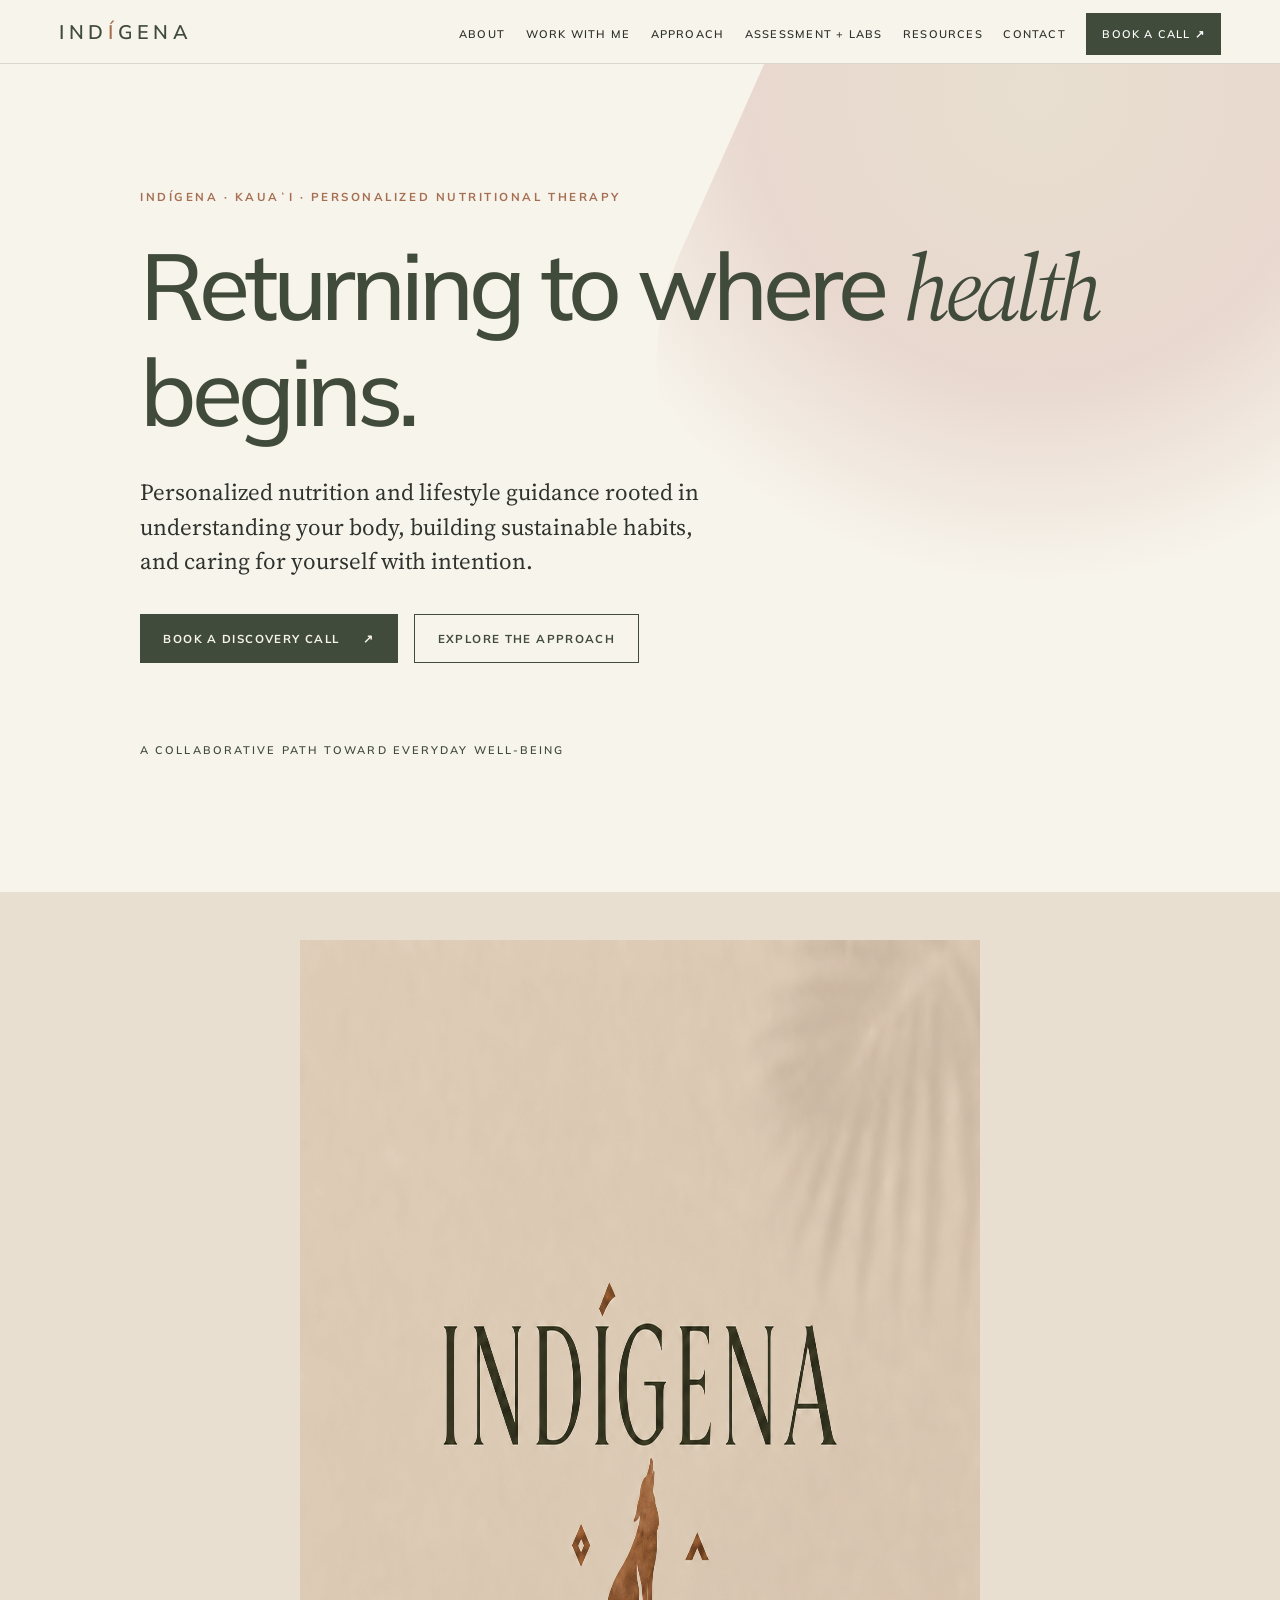
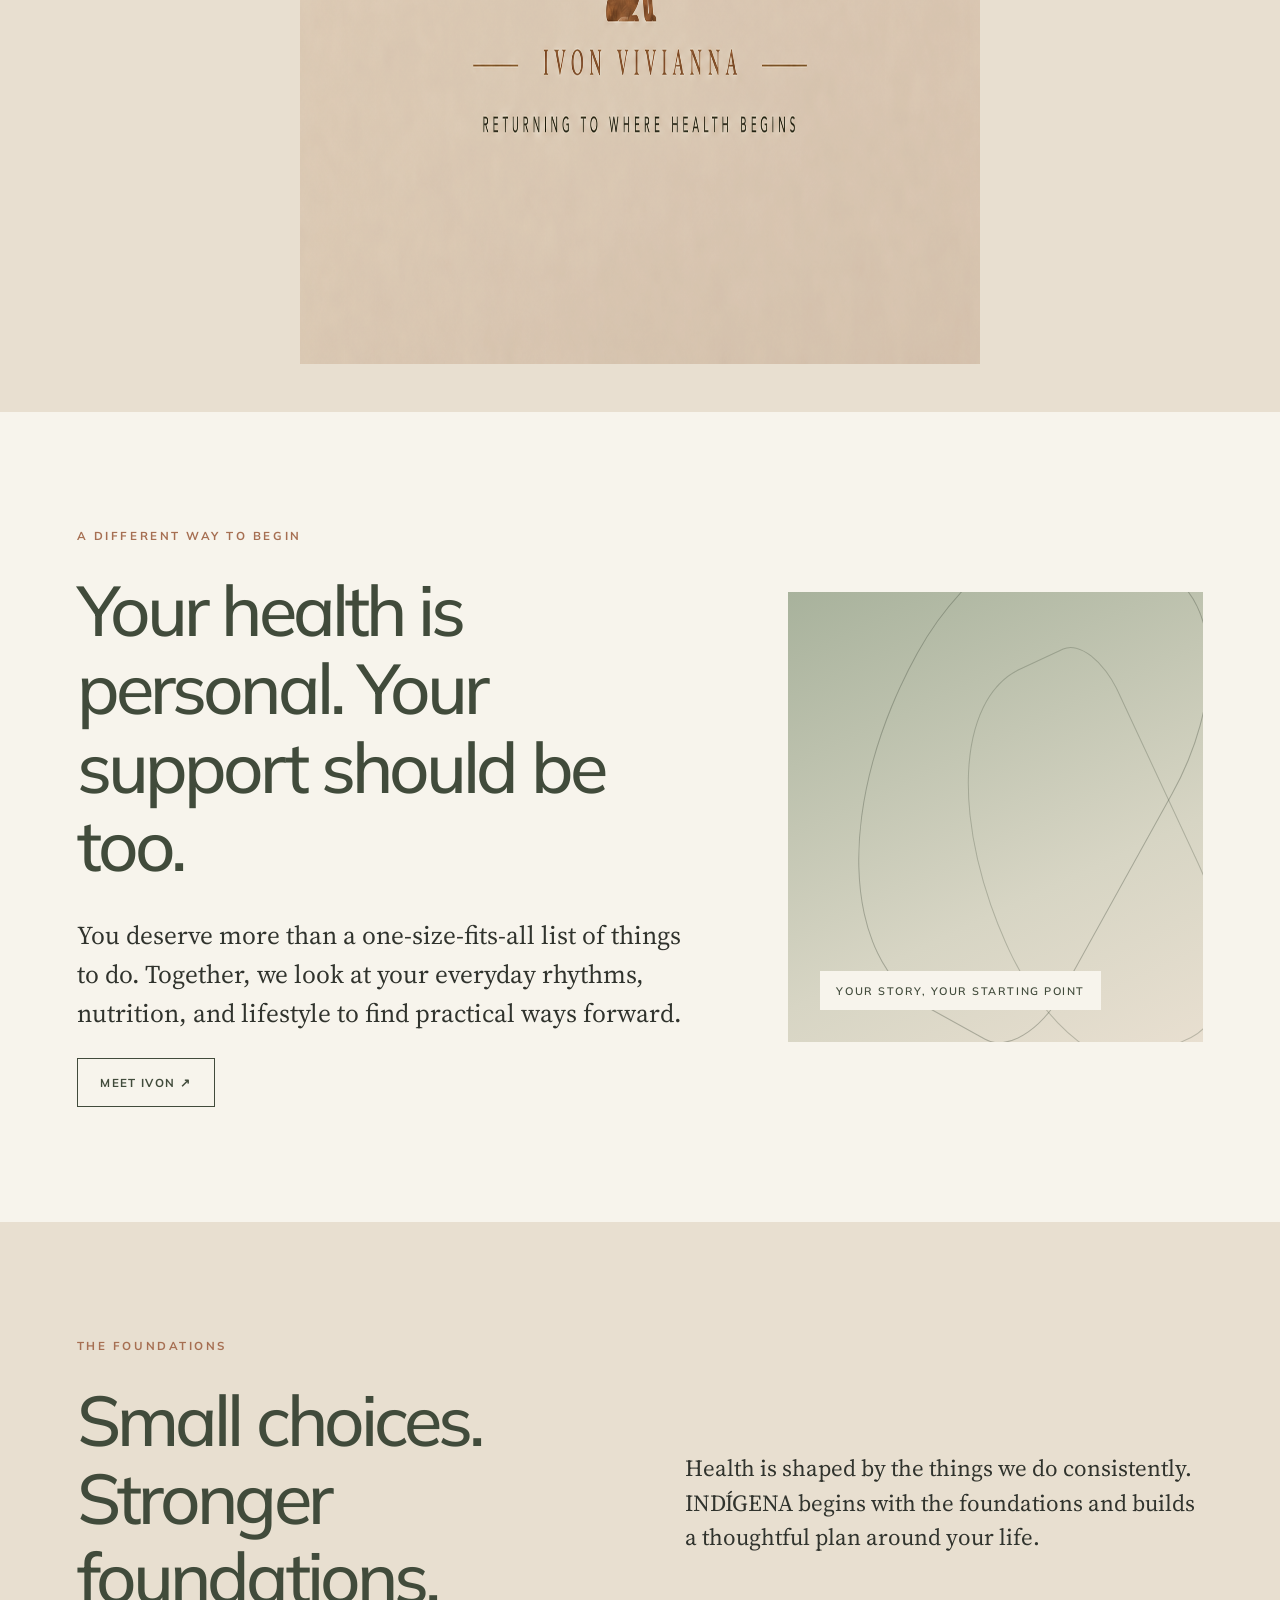
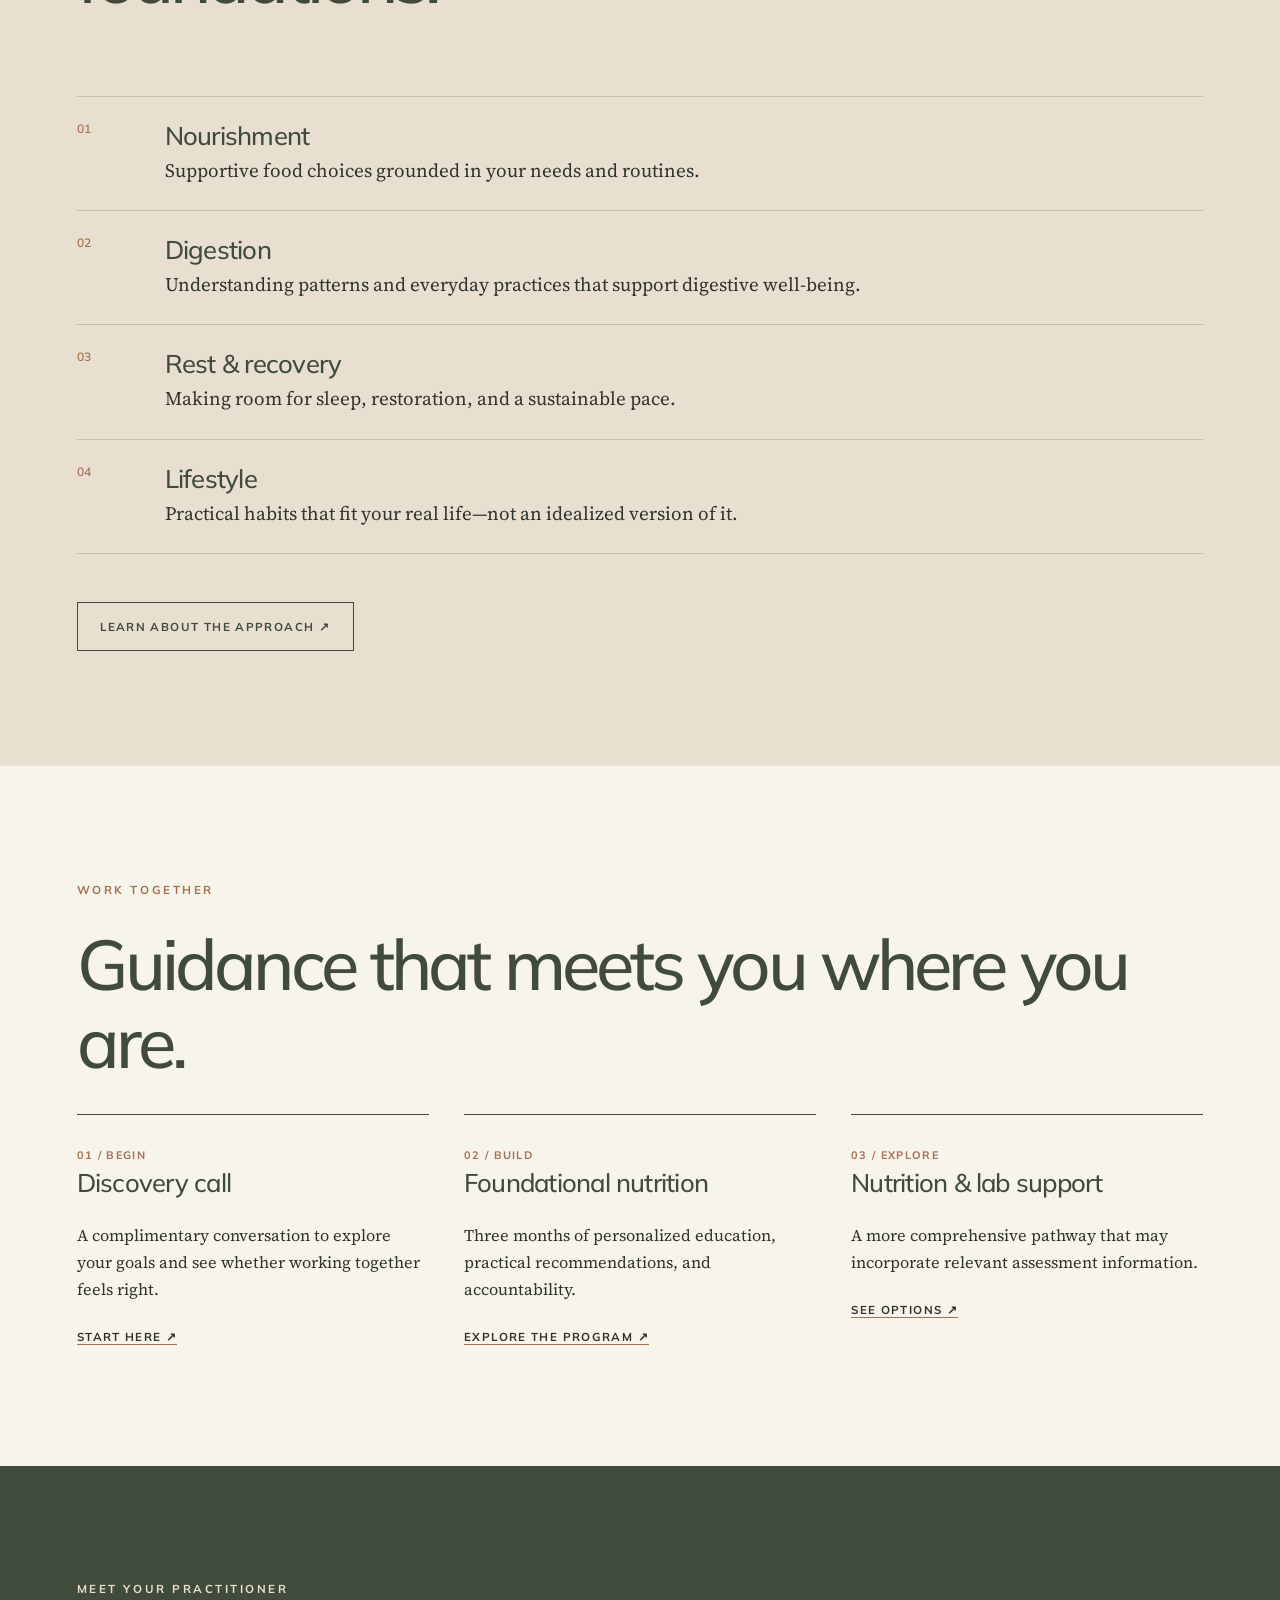
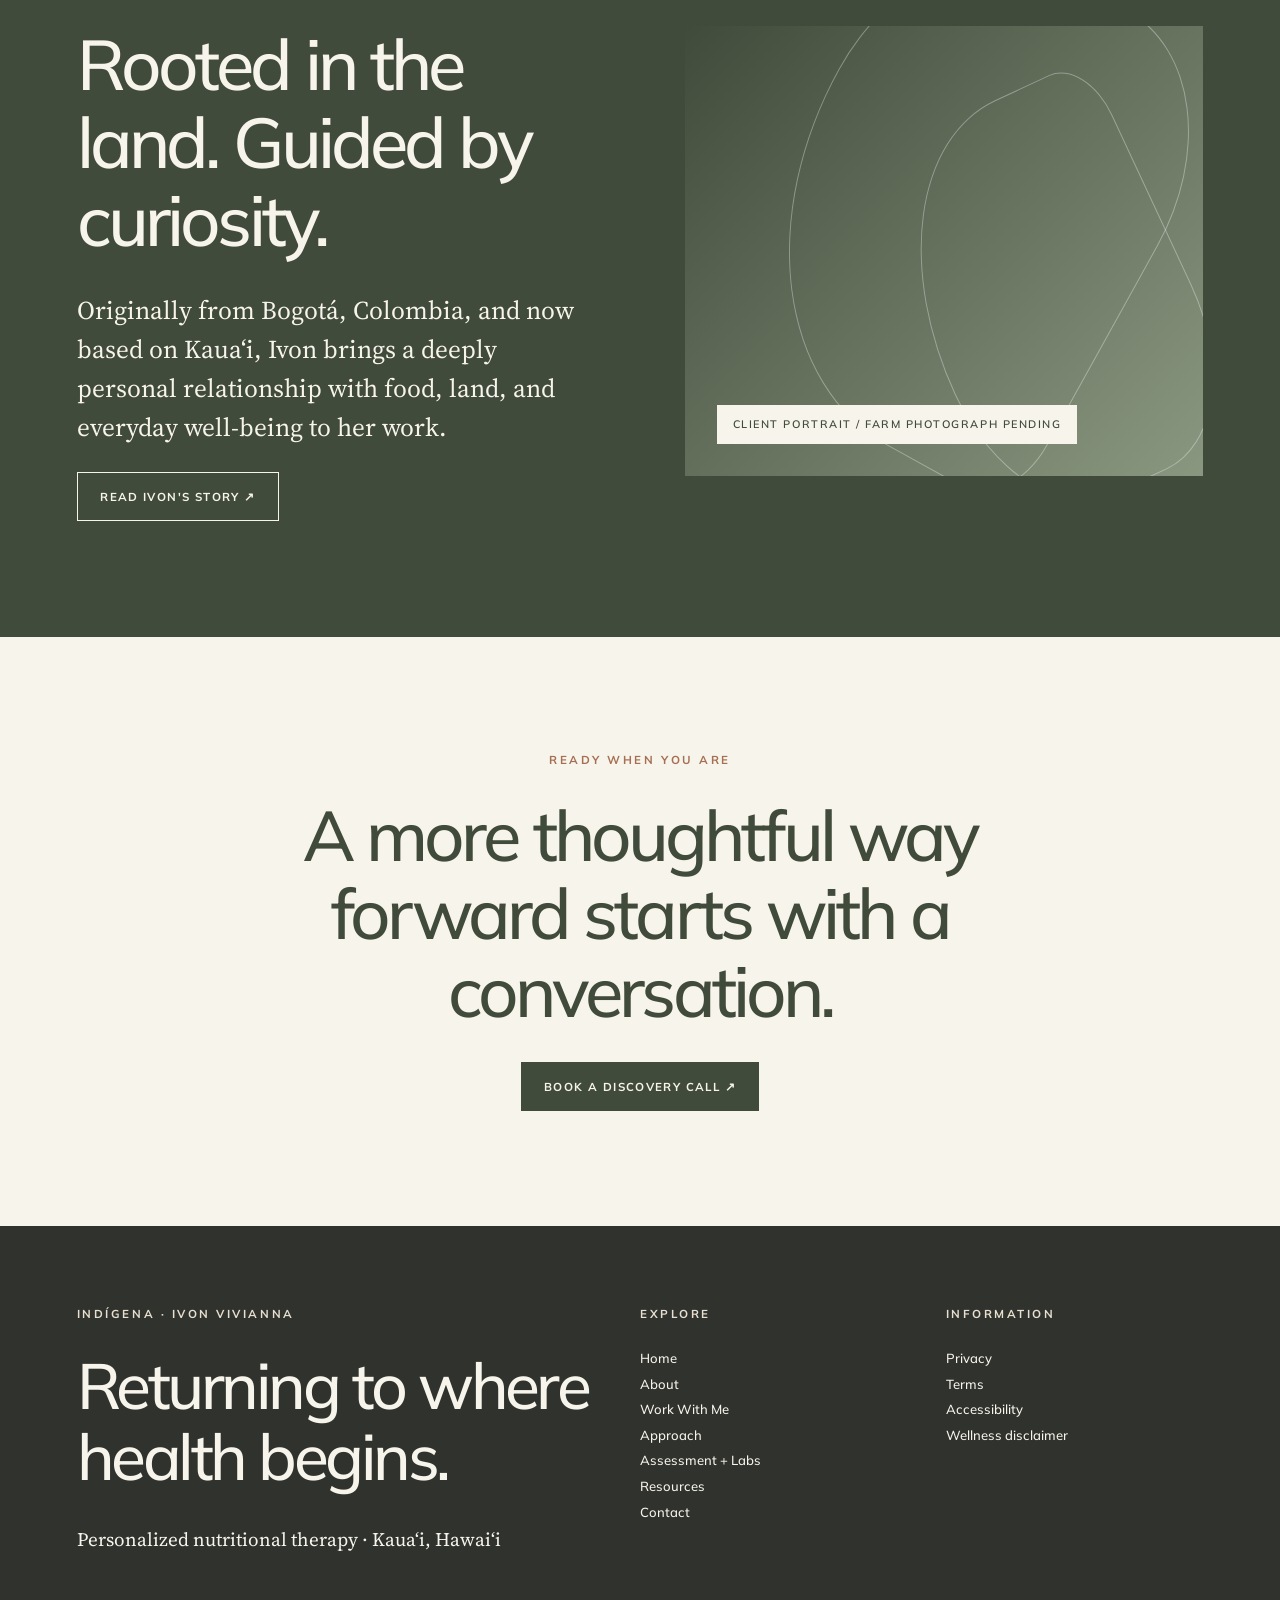
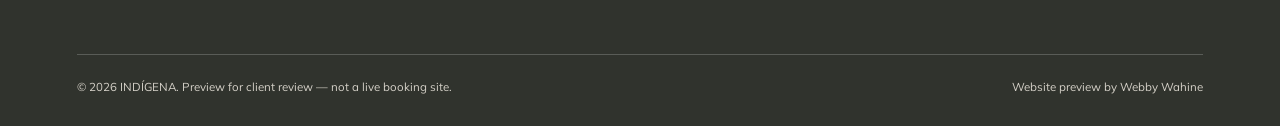
<file: index.html>
<!doctype html><html lang="en"><head><meta charset="utf-8"><meta name="viewport" content="width=device-width, initial-scale=1"><meta name="color-scheme" content="light"><meta name="theme-color" content="#F7F4EC"><title>Home | INDÍGENA — Ivon Vivianna</title><meta name="description" content="INDÍGENA offers personalized nutritional therapy and lifestyle guidance with Ivon Vivianna, based on Kauaʻi. Preview website."><meta name="robots" content="noindex,nofollow"><link rel="stylesheet" href="assets/styles.css"><script defer src="assets/script.js"></script></head><body><a class="skip" href="#main">Skip to content</a><header class="site-header"><div class="nav-wrap"><a class="wordmark" href="index.html" aria-label="INDÍGENA home">IND<span>Í</span>GENA</a><button class="menu-toggle" type="button" aria-controls="main-nav" aria-expanded="false">MENU <span aria-hidden="true">☰</span></button><nav aria-label="Main navigation"><ul id="main-nav" class="nav-links"><li><a href="about.html">About</a></li><li><a href="work-with-me.html">Work With Me</a></li><li><a href="approach.html">Approach</a></li><li><a href="assessment-labs.html">Assessment + Labs</a></li><li><a href="resources.html">Resources</a></li><li><a href="contact.html">Contact</a></li><li><a class="nav-cta" href="contact.html">Book a call ↗</a></li></ul></nav></div></header><main id="main"><section class="hero"><div class="container hero-inner"><p class="eyebrow">INDÍGENA · Kauaʻi · Personalized nutritional therapy</p><h1>Returning to where <em style="font-family:var(--serif);font-weight:400">health</em> begins.</h1><p class="lead">Personalized nutrition and lifestyle guidance rooted in understanding your body, building sustainable habits, and caring for yourself with intention.</p><div class="hero-actions"><a class="button primary" href="contact.html">Book a discovery call <span aria-hidden="true">↗</span></a><a class="button ghost" href="approach.html">Explore the approach</a></div><p class="hero-note">A collaborative path toward everyday well-being</p></div></section>
<section class="logo-band"><img src="assets/indigena-original-logo.png" alt="Original INDÍGENA logo with Ivon Vivianna and the words Returning to where health begins" width="1536" height="1024"></section>
<section class="section container split wide"><div><p class="eyebrow">A different way to begin</p><h2>Your health is personal. Your support should be too.</h2><p class="editorial">You deserve more than a one-size-fits-all list of things to do. Together, we look at your everyday rhythms, nutrition, and lifestyle to find practical ways forward.</p><a class="button ghost" href="about.html">Meet Ivon ↗</a></div><div class="visual"><span class="visual-label">Your story, your starting point</span></div></section>
<section class="section tint"><div class="container"><p class="eyebrow">The foundations</p><div class="split"><h2>Small choices.<br>Stronger foundations.</h2><p class="lead">Health is shaped by the things we do consistently. INDÍGENA begins with the foundations and builds a thoughtful plan around your life.</p></div><ol class="line-list"><li><span class="num">01</span><div><h3>Nourishment</h3><p>Supportive food choices grounded in your needs and routines.</p></div></li><li><span class="num">02</span><div><h3>Digestion</h3><p>Understanding patterns and everyday practices that support digestive well-being.</p></div></li><li><span class="num">03</span><div><h3>Rest &amp; recovery</h3><p>Making room for sleep, restoration, and a sustainable pace.</p></div></li><li><span class="num">04</span><div><h3>Lifestyle</h3><p>Practical habits that fit your real life—not an idealized version of it.</p></div></li></ol><a class="button ghost" href="approach.html">Learn about the approach ↗</a></div></section>
<section class="section container"><p class="eyebrow">Work together</p><h2>Guidance that meets you where you are.</h2><div class="columns"><article class="feature"><span class="tag">01 / Begin</span><h3>Discovery call</h3><p>A complimentary conversation to explore your goals and see whether working together feels right.</p><a href="contact.html">Start here ↗</a></article><article class="feature"><span class="tag">02 / Build</span><h3>Foundational nutrition</h3><p>Three months of personalized education, practical recommendations, and accountability.</p><a href="work-with-me.html">Explore the program ↗</a></article><article class="feature"><span class="tag">03 / Explore</span><h3>Nutrition &amp; lab support</h3><p>A more comprehensive pathway that may incorporate relevant assessment information.</p><a href="work-with-me.html">See options ↗</a></article></div></section>
<section class="section dark"><div class="container split"><div><p class="eyebrow light">Meet your practitioner</p><h2>Rooted in the land. Guided by curiosity.</h2><p class="editorial">Originally from Bogotá, Colombia, and now based on Kauaʻi, Ivon brings a deeply personal relationship with food, land, and everyday well-being to her work.</p><a class="button" href="about.html">Read Ivon's story ↗</a></div><div class="visual olive"><span class="visual-label">Client portrait / farm photograph pending</span></div></div></section><section class="section container" style="text-align:center"><p class="eyebrow">Ready when you are</p><h2 style="max-width:850px;margin:0 auto 2rem">A more thoughtful way forward starts with a conversation.</h2><a class="button primary" href="contact.html">Book a discovery call ↗</a></section></main><footer class="footer"><div class="container"><div class="footer-grid"><div><p class="eyebrow light">INDÍGENA · Ivon Vivianna</p><h2>Returning to where<br>health begins.</h2><p>Personalized nutritional therapy · Kauaʻi, Hawaiʻi</p></div><div><p class="eyebrow light">Explore</p><nav aria-label="Footer navigation"><a href="index.html">Home</a><a href="about.html">About</a><a href="work-with-me.html">Work With Me</a><a href="approach.html">Approach</a><a href="assessment-labs.html">Assessment + Labs</a><a href="resources.html">Resources</a><a href="contact.html">Contact</a></nav></div><div><p class="eyebrow light">Information</p><nav aria-label="Policies"><a href="privacy.html">Privacy</a><a href="terms.html">Terms</a><a href="accessibility.html">Accessibility</a><a href="wellness-disclaimer.html">Wellness disclaimer</a></nav></div></div><div class="footer-bottom"><span>© 2026 INDÍGENA. Preview for client review — not a live booking site.</span><span>Website preview by Webby Wahine</span></div></div></footer></body></html>
</file>
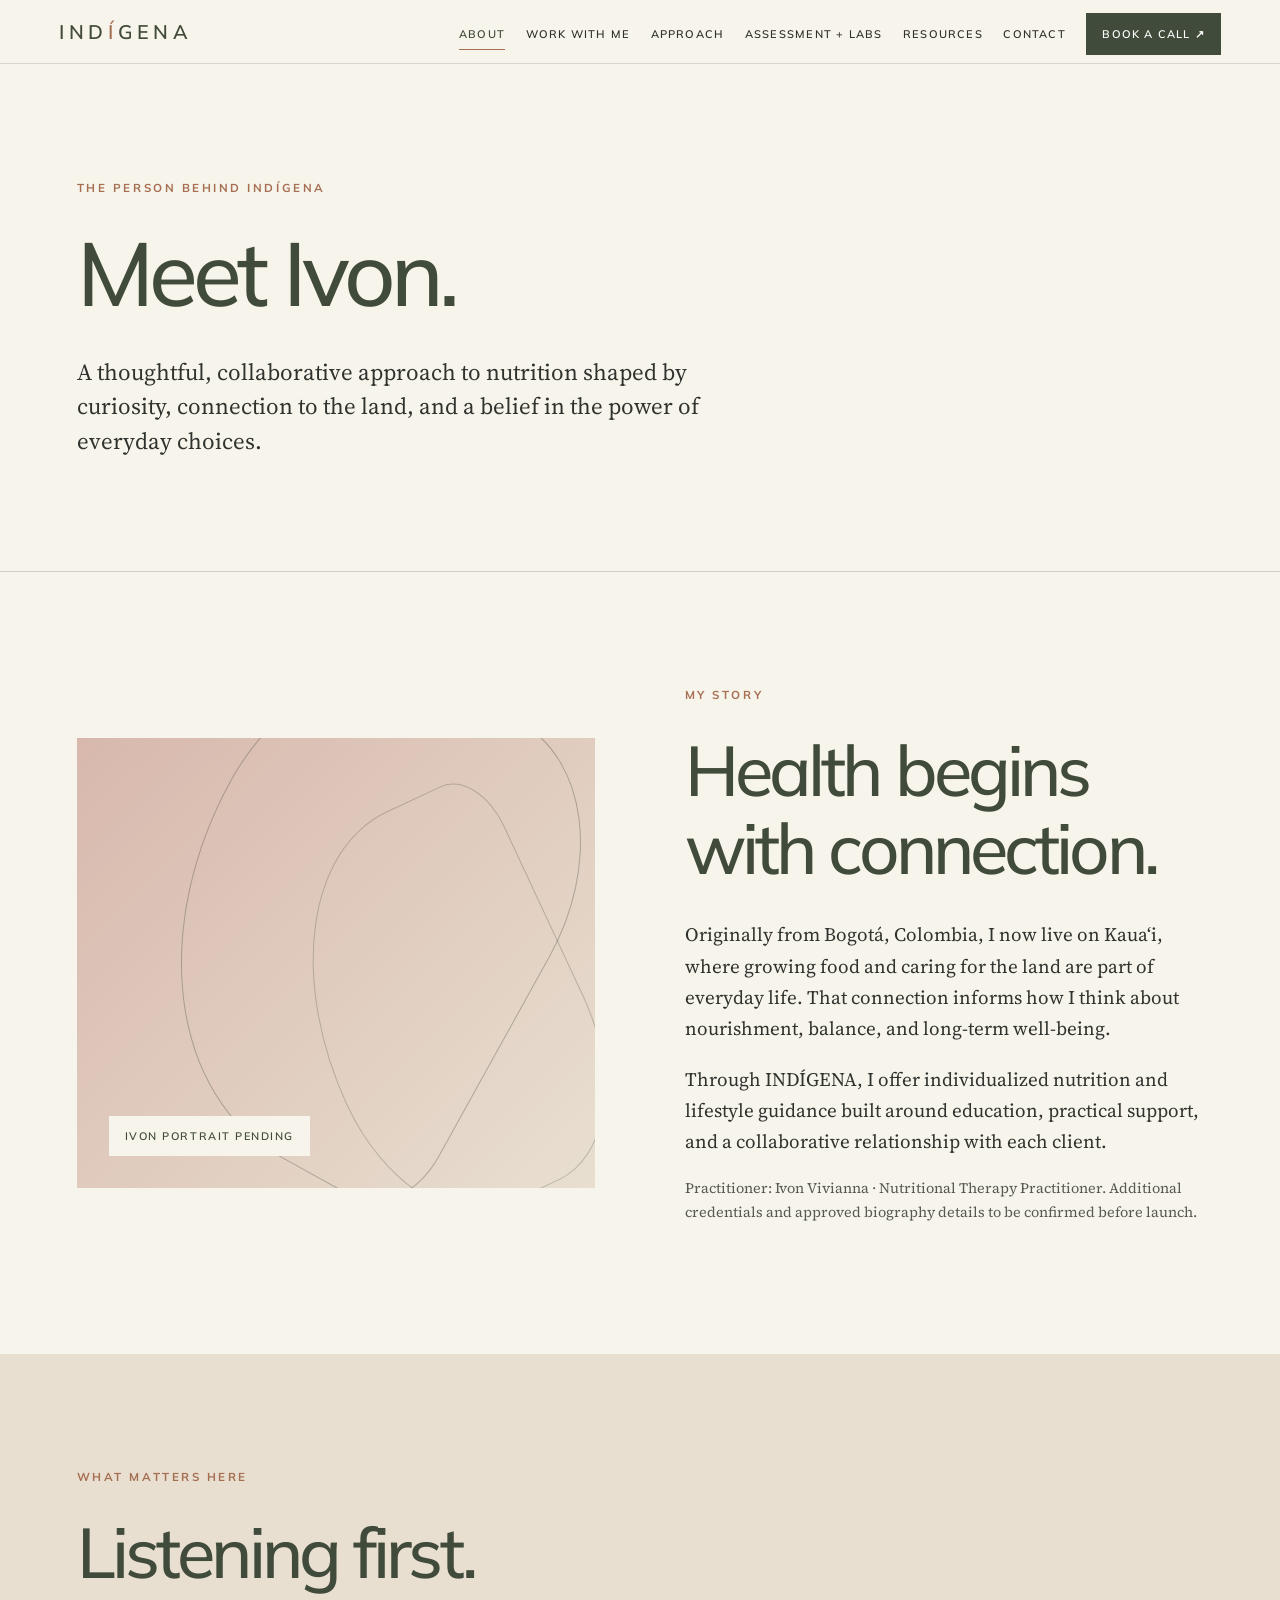
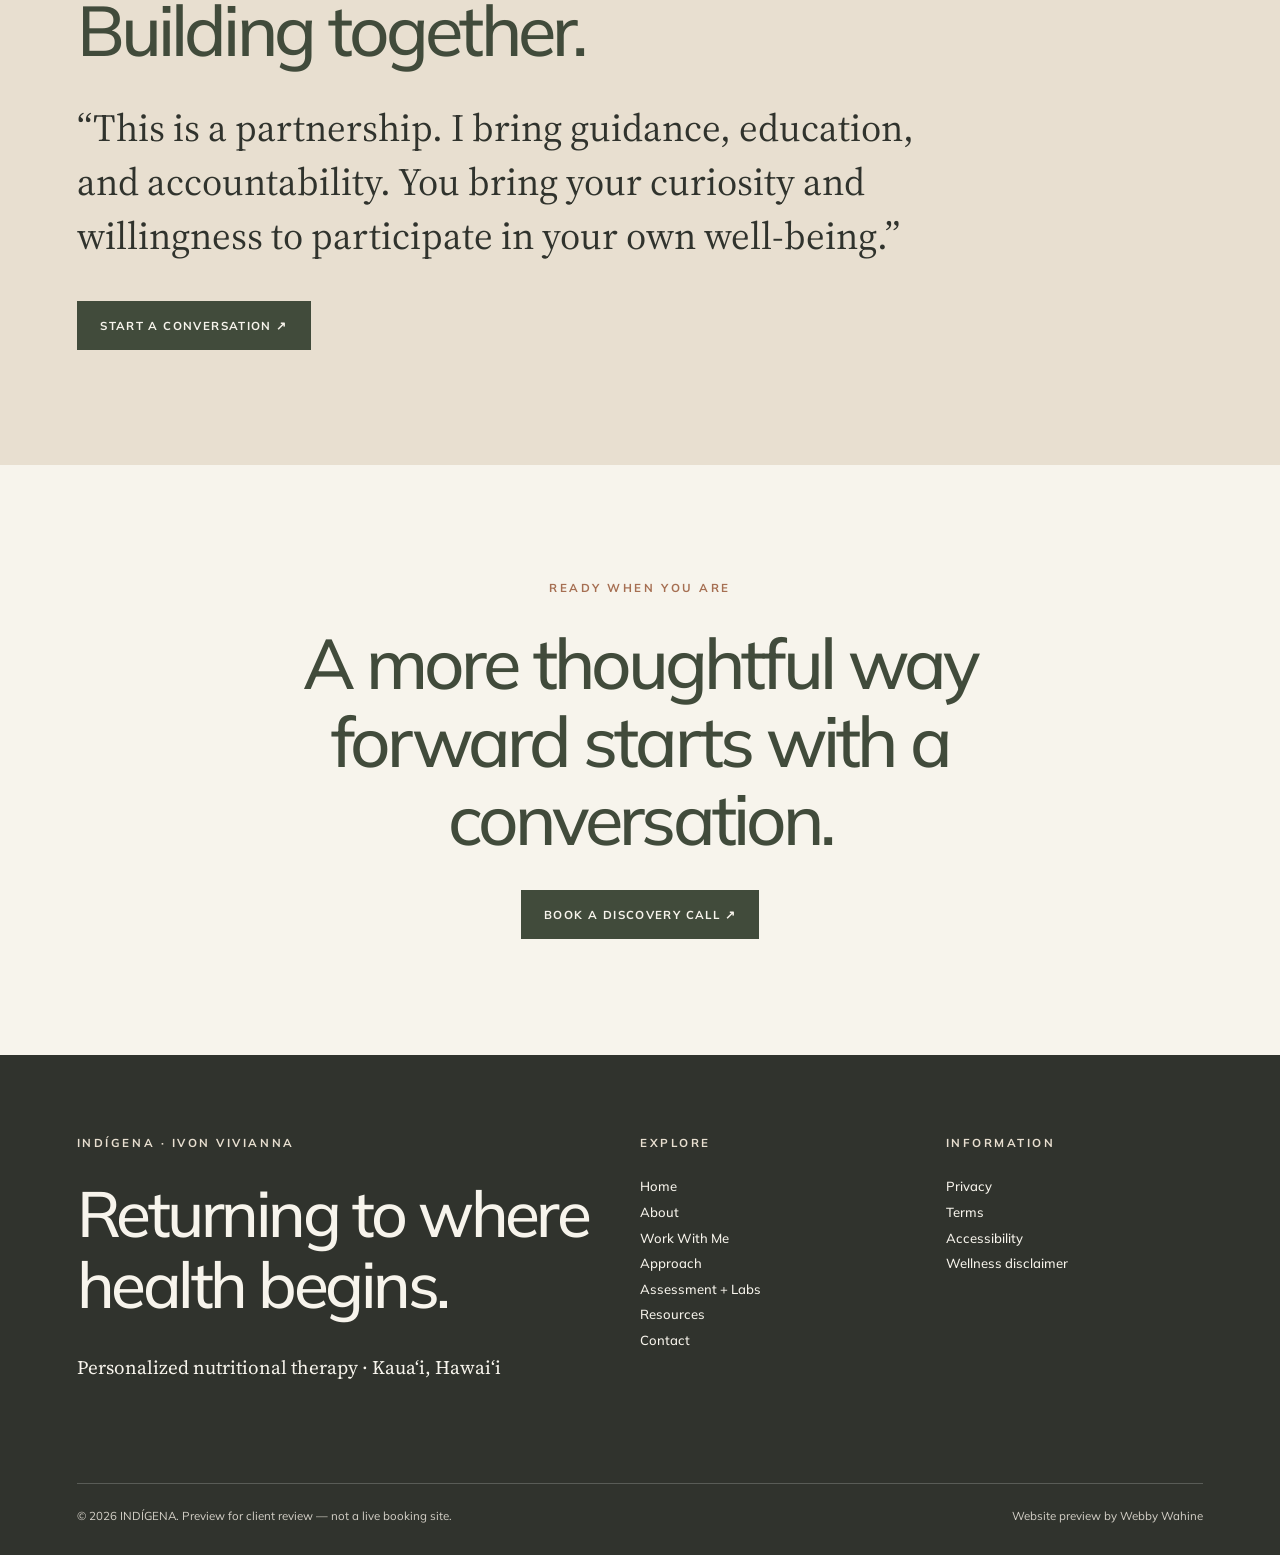
<file: about.html>
<!doctype html><html lang="en"><head><meta charset="utf-8"><meta name="viewport" content="width=device-width, initial-scale=1"><meta name="color-scheme" content="light"><meta name="theme-color" content="#F7F4EC"><title>About | INDÍGENA — Ivon Vivianna</title><meta name="description" content="INDÍGENA offers personalized nutritional therapy and lifestyle guidance with Ivon Vivianna, based on Kauaʻi. Preview website."><meta name="robots" content="noindex,nofollow"><link rel="stylesheet" href="assets/styles.css"><script defer src="assets/script.js"></script></head><body><a class="skip" href="#main">Skip to content</a><header class="site-header"><div class="nav-wrap"><a class="wordmark" href="index.html" aria-label="INDÍGENA home">IND<span>Í</span>GENA</a><button class="menu-toggle" type="button" aria-controls="main-nav" aria-expanded="false">MENU <span aria-hidden="true">☰</span></button><nav aria-label="Main navigation"><ul id="main-nav" class="nav-links"><li><a href="about.html" aria-current="page">About</a></li><li><a href="work-with-me.html">Work With Me</a></li><li><a href="approach.html">Approach</a></li><li><a href="assessment-labs.html">Assessment + Labs</a></li><li><a href="resources.html">Resources</a></li><li><a href="contact.html">Contact</a></li><li><a class="nav-cta" href="contact.html">Book a call ↗</a></li></ul></nav></div></header><main id="main"><section class="page-hero container"><p class="eyebrow">The person behind INDÍGENA</p><h1>Meet Ivon.</h1><p class="lead">A thoughtful, collaborative approach to nutrition shaped by curiosity, connection to the land, and a belief in the power of everyday choices.</p></section><section class="section container split"><div class="visual blush"><span class="visual-label">Ivon portrait pending</span></div><div><p class="eyebrow">My story</p><h2>Health begins with connection.</h2><p>Originally from Bogotá, Colombia, I now live on Kauaʻi, where growing food and caring for the land are part of everyday life. That connection informs how I think about nourishment, balance, and long-term well-being.</p><p>Through INDÍGENA, I offer individualized nutrition and lifestyle guidance built around education, practical support, and a collaborative relationship with each client.</p><p class="small muted">Practitioner: Ivon Vivianna · Nutritional Therapy Practitioner. Additional credentials and approved biography details to be confirmed before launch.</p></div></section><section class="section tint"><div class="container"><p class="eyebrow">What matters here</p><h2>Listening first.<br>Building together.</h2><p class="quote">“This is a partnership. I bring guidance, education, and accountability. You bring your curiosity and willingness to participate in your own well-being.”</p><a class="button primary" href="contact.html">Start a conversation ↗</a></div></section><section class="section container" style="text-align:center"><p class="eyebrow">Ready when you are</p><h2 style="max-width:850px;margin:0 auto 2rem">A more thoughtful way forward starts with a conversation.</h2><a class="button primary" href="contact.html">Book a discovery call ↗</a></section></main><footer class="footer"><div class="container"><div class="footer-grid"><div><p class="eyebrow light">INDÍGENA · Ivon Vivianna</p><h2>Returning to where<br>health begins.</h2><p>Personalized nutritional therapy · Kauaʻi, Hawaiʻi</p></div><div><p class="eyebrow light">Explore</p><nav aria-label="Footer navigation"><a href="index.html">Home</a><a href="about.html">About</a><a href="work-with-me.html">Work With Me</a><a href="approach.html">Approach</a><a href="assessment-labs.html">Assessment + Labs</a><a href="resources.html">Resources</a><a href="contact.html">Contact</a></nav></div><div><p class="eyebrow light">Information</p><nav aria-label="Policies"><a href="privacy.html">Privacy</a><a href="terms.html">Terms</a><a href="accessibility.html">Accessibility</a><a href="wellness-disclaimer.html">Wellness disclaimer</a></nav></div></div><div class="footer-bottom"><span>© 2026 INDÍGENA. Preview for client review — not a live booking site.</span><span>Website preview by Webby Wahine</span></div></div></footer></body></html>
</file>
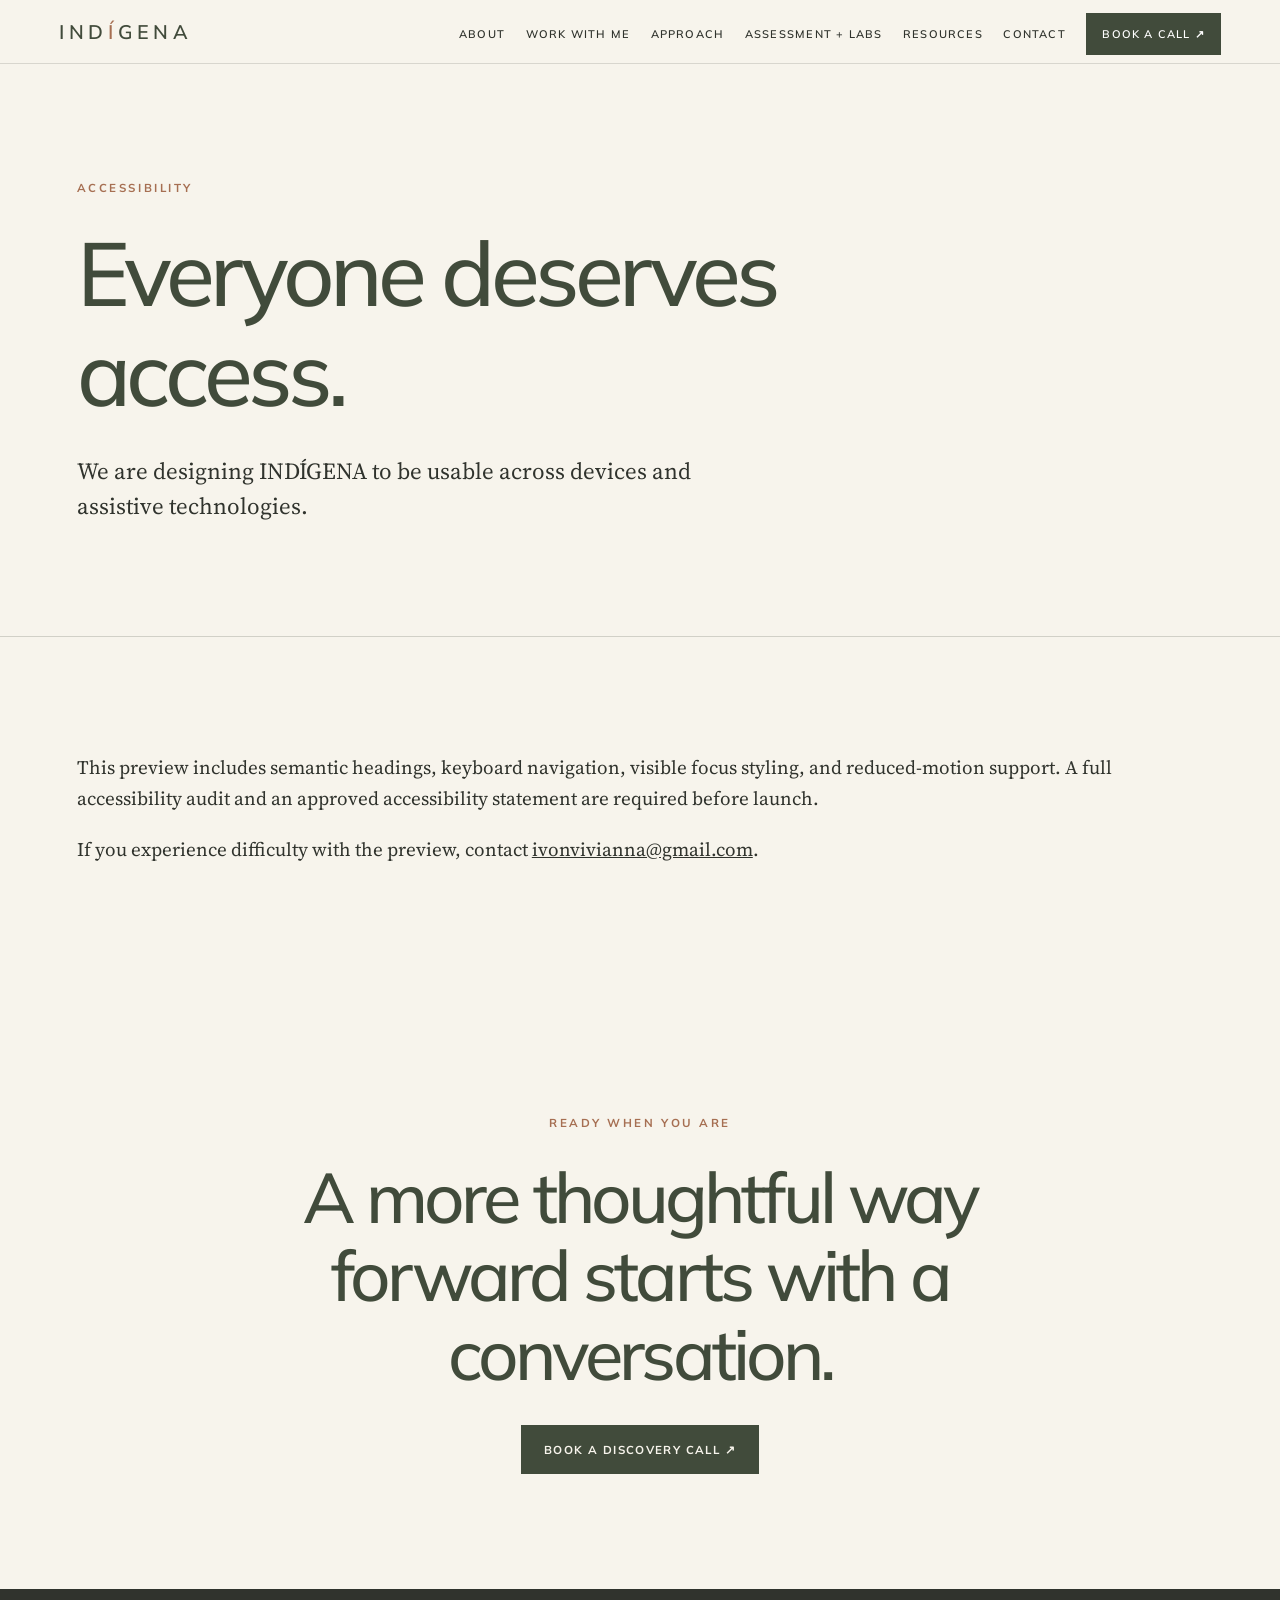
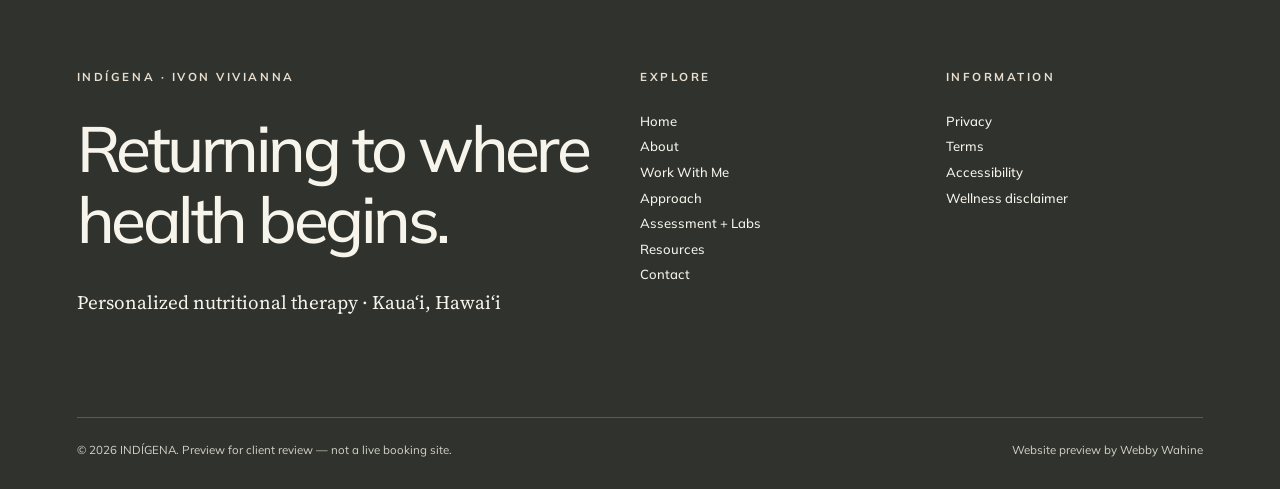
<file: accessibility.html>
<!doctype html><html lang="en"><head><meta charset="utf-8"><meta name="viewport" content="width=device-width, initial-scale=1"><meta name="color-scheme" content="light"><meta name="theme-color" content="#F7F4EC"><title>Accessibility | INDÍGENA — Ivon Vivianna</title><meta name="description" content="INDÍGENA offers personalized nutritional therapy and lifestyle guidance with Ivon Vivianna, based on Kauaʻi. Preview website."><meta name="robots" content="noindex,nofollow"><link rel="stylesheet" href="assets/styles.css"><script defer src="assets/script.js"></script></head><body><a class="skip" href="#main">Skip to content</a><header class="site-header"><div class="nav-wrap"><a class="wordmark" href="index.html" aria-label="INDÍGENA home">IND<span>Í</span>GENA</a><button class="menu-toggle" type="button" aria-controls="main-nav" aria-expanded="false">MENU <span aria-hidden="true">☰</span></button><nav aria-label="Main navigation"><ul id="main-nav" class="nav-links"><li><a href="about.html">About</a></li><li><a href="work-with-me.html">Work With Me</a></li><li><a href="approach.html">Approach</a></li><li><a href="assessment-labs.html">Assessment + Labs</a></li><li><a href="resources.html">Resources</a></li><li><a href="contact.html">Contact</a></li><li><a class="nav-cta" href="contact.html">Book a call ↗</a></li></ul></nav></div></header><main id="main"><section class="page-hero container"><p class="eyebrow">Accessibility</p><h1>Everyone deserves access.</h1><p class="lead">We are designing INDÍGENA to be usable across devices and assistive technologies.</p></section><section class="section container"><p>This preview includes semantic headings, keyboard navigation, visible focus styling, and reduced-motion support. A full accessibility audit and an approved accessibility statement are required before launch.</p><p>If you experience difficulty with the preview, contact <a href="mailto:ivonvivianna@gmail.com">ivonvivianna@gmail.com</a>.</p></section><section class="section container" style="text-align:center"><p class="eyebrow">Ready when you are</p><h2 style="max-width:850px;margin:0 auto 2rem">A more thoughtful way forward starts with a conversation.</h2><a class="button primary" href="contact.html">Book a discovery call ↗</a></section></main><footer class="footer"><div class="container"><div class="footer-grid"><div><p class="eyebrow light">INDÍGENA · Ivon Vivianna</p><h2>Returning to where<br>health begins.</h2><p>Personalized nutritional therapy · Kauaʻi, Hawaiʻi</p></div><div><p class="eyebrow light">Explore</p><nav aria-label="Footer navigation"><a href="index.html">Home</a><a href="about.html">About</a><a href="work-with-me.html">Work With Me</a><a href="approach.html">Approach</a><a href="assessment-labs.html">Assessment + Labs</a><a href="resources.html">Resources</a><a href="contact.html">Contact</a></nav></div><div><p class="eyebrow light">Information</p><nav aria-label="Policies"><a href="privacy.html">Privacy</a><a href="terms.html">Terms</a><a href="accessibility.html">Accessibility</a><a href="wellness-disclaimer.html">Wellness disclaimer</a></nav></div></div><div class="footer-bottom"><span>© 2026 INDÍGENA. Preview for client review — not a live booking site.</span><span>Website preview by Webby Wahine</span></div></div></footer></body></html>
</file>
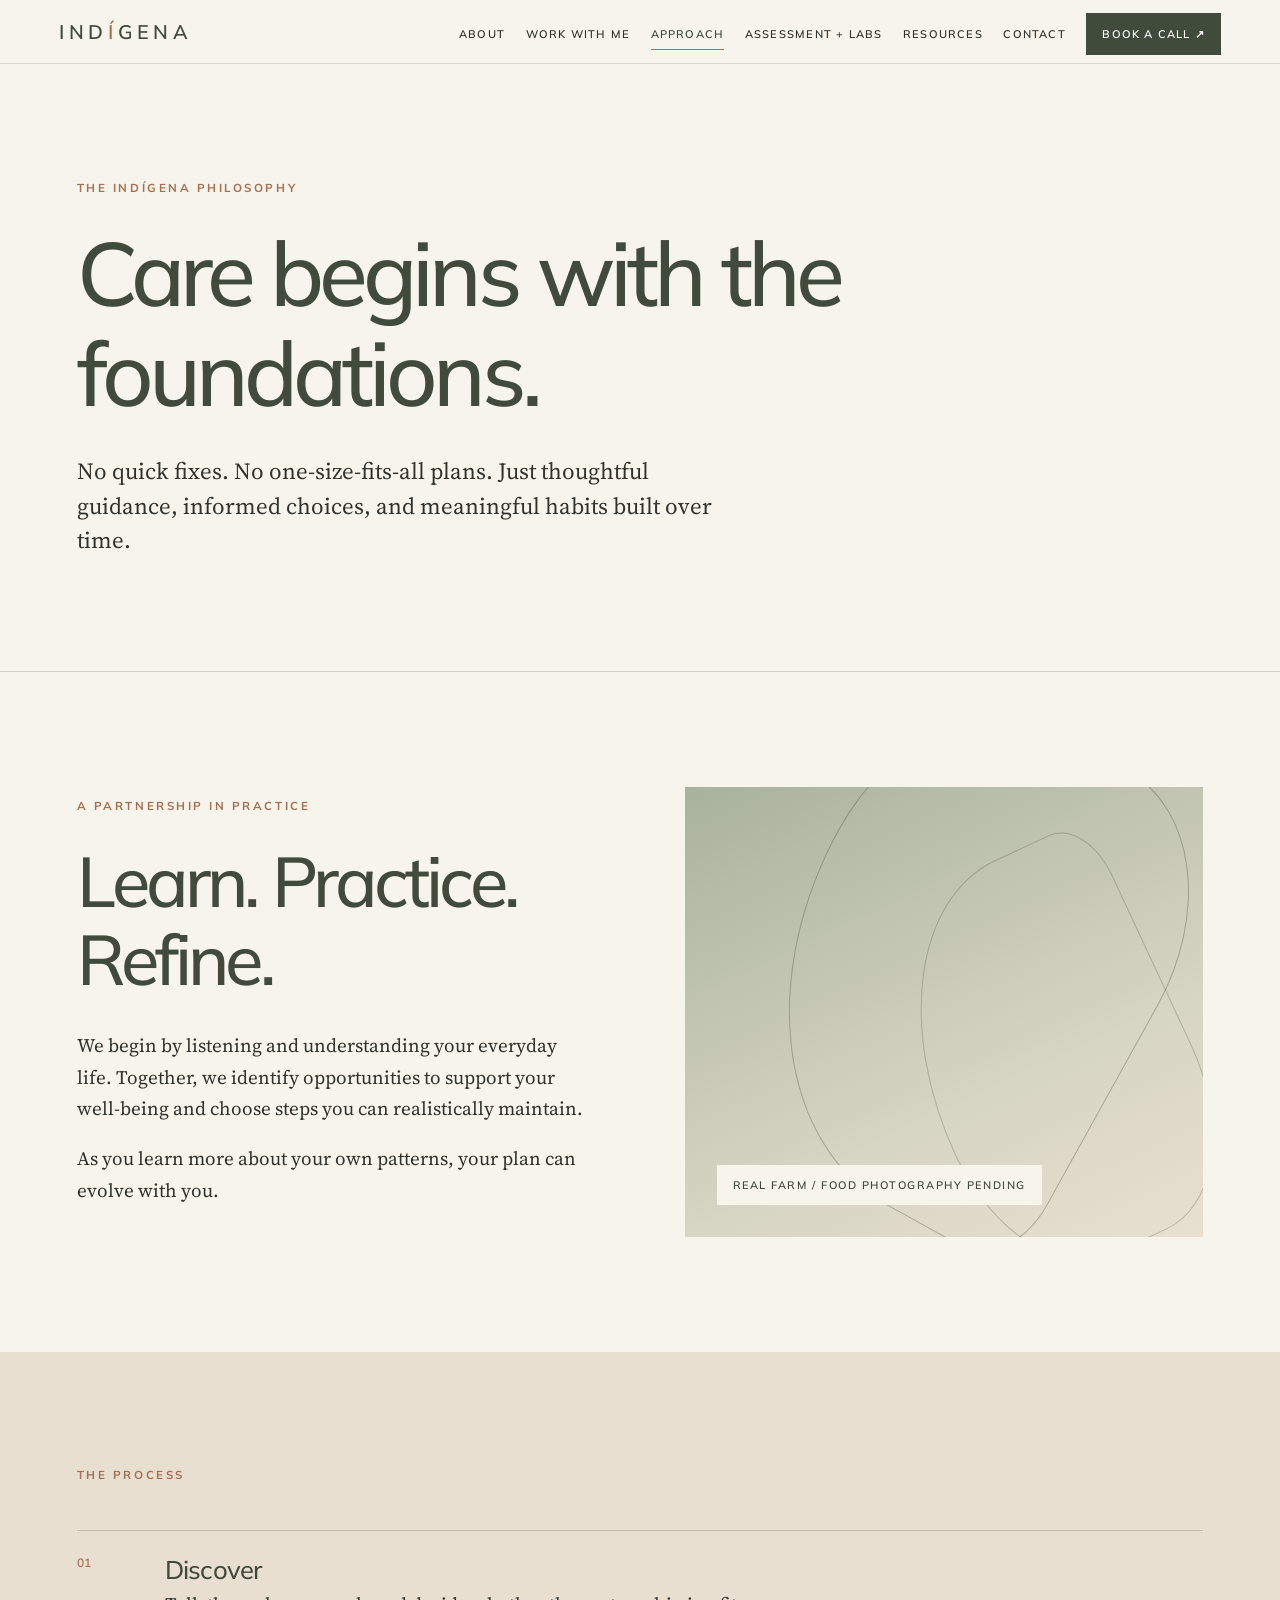
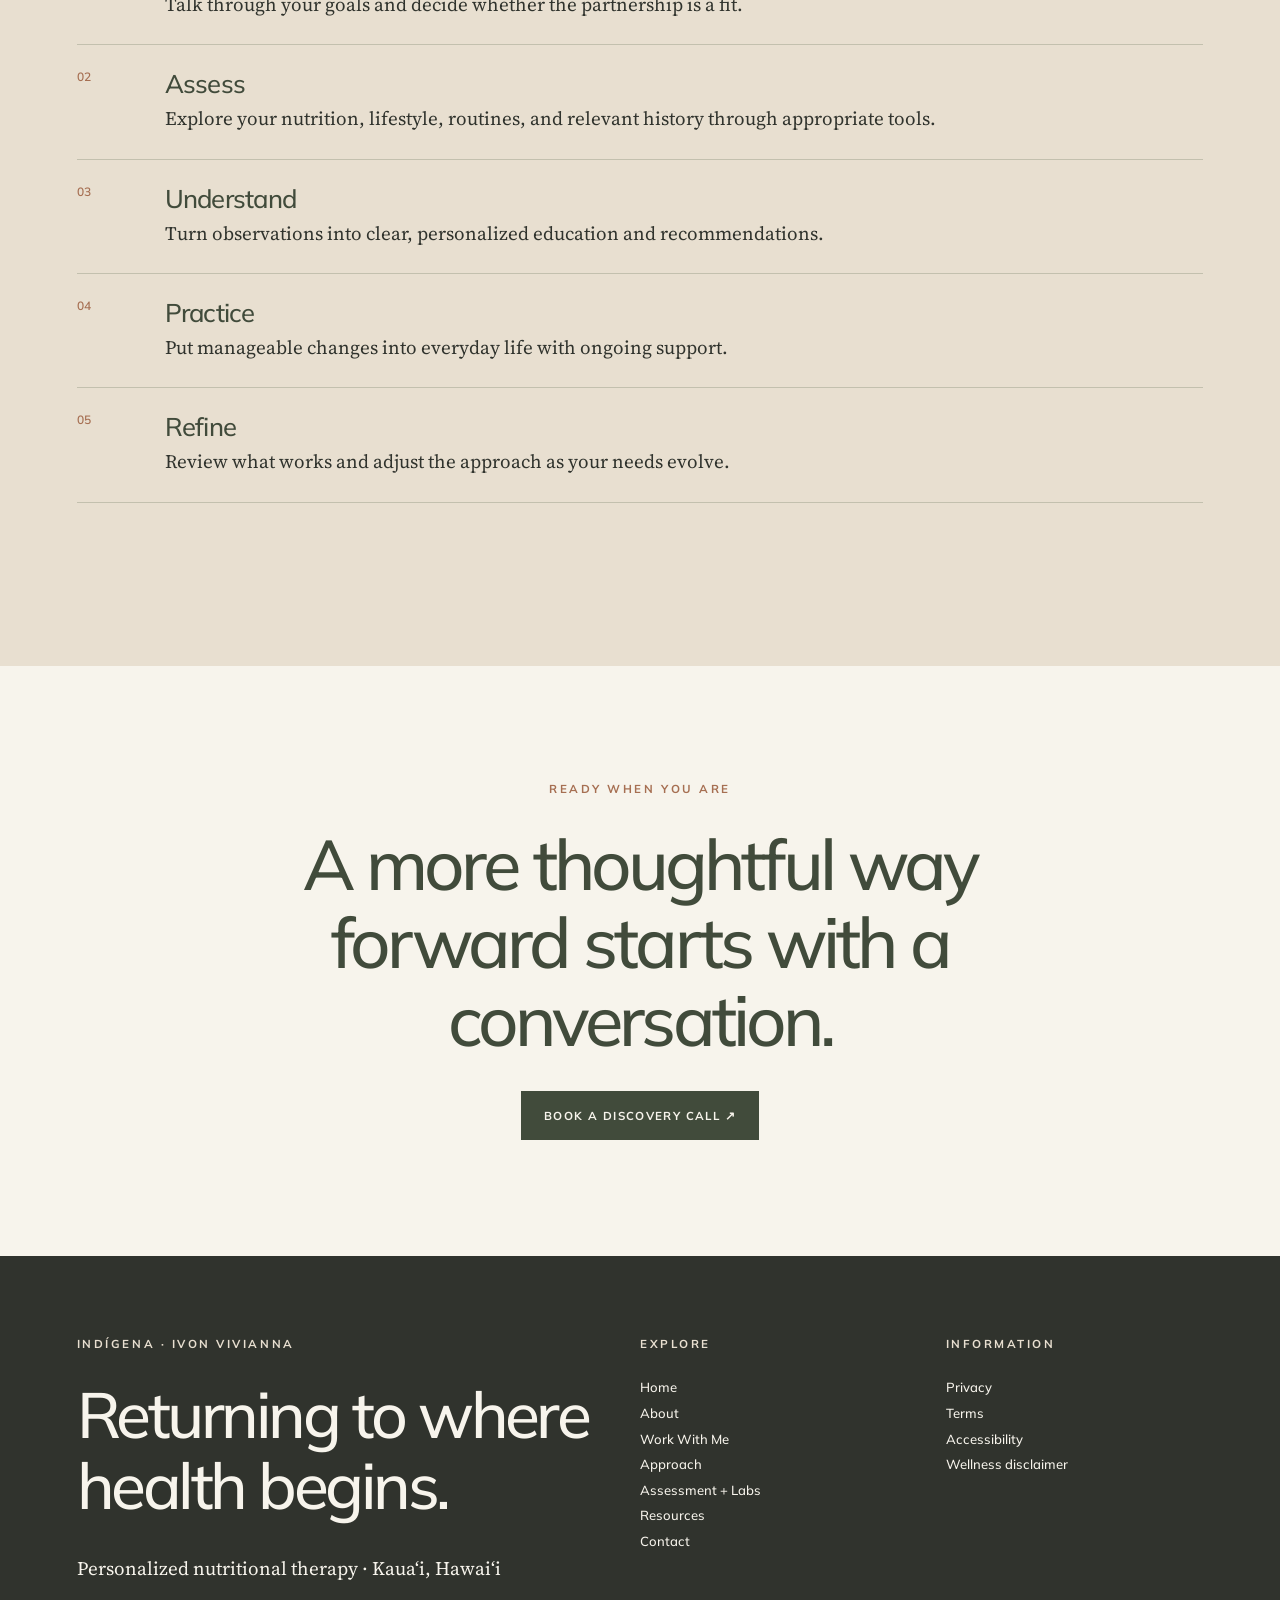
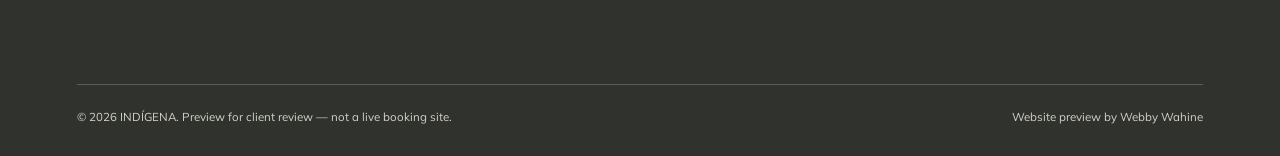
<file: approach.html>
<!doctype html><html lang="en"><head><meta charset="utf-8"><meta name="viewport" content="width=device-width, initial-scale=1"><meta name="color-scheme" content="light"><meta name="theme-color" content="#F7F4EC"><title>Approach | INDÍGENA — Ivon Vivianna</title><meta name="description" content="INDÍGENA offers personalized nutritional therapy and lifestyle guidance with Ivon Vivianna, based on Kauaʻi. Preview website."><meta name="robots" content="noindex,nofollow"><link rel="stylesheet" href="assets/styles.css"><script defer src="assets/script.js"></script></head><body><a class="skip" href="#main">Skip to content</a><header class="site-header"><div class="nav-wrap"><a class="wordmark" href="index.html" aria-label="INDÍGENA home">IND<span>Í</span>GENA</a><button class="menu-toggle" type="button" aria-controls="main-nav" aria-expanded="false">MENU <span aria-hidden="true">☰</span></button><nav aria-label="Main navigation"><ul id="main-nav" class="nav-links"><li><a href="about.html">About</a></li><li><a href="work-with-me.html">Work With Me</a></li><li><a href="approach.html" aria-current="page">Approach</a></li><li><a href="assessment-labs.html">Assessment + Labs</a></li><li><a href="resources.html">Resources</a></li><li><a href="contact.html">Contact</a></li><li><a class="nav-cta" href="contact.html">Book a call ↗</a></li></ul></nav></div></header><main id="main"><section class="page-hero container"><p class="eyebrow">The INDÍGENA philosophy</p><h1>Care begins with the foundations.</h1><p class="lead">No quick fixes. No one-size-fits-all plans. Just thoughtful guidance, informed choices, and meaningful habits built over time.</p></section><section class="section container split"><div><p class="eyebrow">A partnership in practice</p><h2>Learn. Practice. Refine.</h2><p>We begin by listening and understanding your everyday life. Together, we identify opportunities to support your well-being and choose steps you can realistically maintain.</p><p>As you learn more about your own patterns, your plan can evolve with you.</p></div><div class="visual"><span class="visual-label">Real farm / food photography pending</span></div></section><section class="section tint"><div class="container"><p class="eyebrow">The process</p><ol class="line-list"><li><span class="num">01</span><div><h3>Discover</h3><p>Talk through your goals and decide whether the partnership is a fit.</p></div></li><li><span class="num">02</span><div><h3>Assess</h3><p>Explore your nutrition, lifestyle, routines, and relevant history through appropriate tools.</p></div></li><li><span class="num">03</span><div><h3>Understand</h3><p>Turn observations into clear, personalized education and recommendations.</p></div></li><li><span class="num">04</span><div><h3>Practice</h3><p>Put manageable changes into everyday life with ongoing support.</p></div></li><li><span class="num">05</span><div><h3>Refine</h3><p>Review what works and adjust the approach as your needs evolve.</p></div></li></ol></div></section><section class="section container" style="text-align:center"><p class="eyebrow">Ready when you are</p><h2 style="max-width:850px;margin:0 auto 2rem">A more thoughtful way forward starts with a conversation.</h2><a class="button primary" href="contact.html">Book a discovery call ↗</a></section></main><footer class="footer"><div class="container"><div class="footer-grid"><div><p class="eyebrow light">INDÍGENA · Ivon Vivianna</p><h2>Returning to where<br>health begins.</h2><p>Personalized nutritional therapy · Kauaʻi, Hawaiʻi</p></div><div><p class="eyebrow light">Explore</p><nav aria-label="Footer navigation"><a href="index.html">Home</a><a href="about.html">About</a><a href="work-with-me.html">Work With Me</a><a href="approach.html">Approach</a><a href="assessment-labs.html">Assessment + Labs</a><a href="resources.html">Resources</a><a href="contact.html">Contact</a></nav></div><div><p class="eyebrow light">Information</p><nav aria-label="Policies"><a href="privacy.html">Privacy</a><a href="terms.html">Terms</a><a href="accessibility.html">Accessibility</a><a href="wellness-disclaimer.html">Wellness disclaimer</a></nav></div></div><div class="footer-bottom"><span>© 2026 INDÍGENA. Preview for client review — not a live booking site.</span><span>Website preview by Webby Wahine</span></div></div></footer></body></html>
</file>
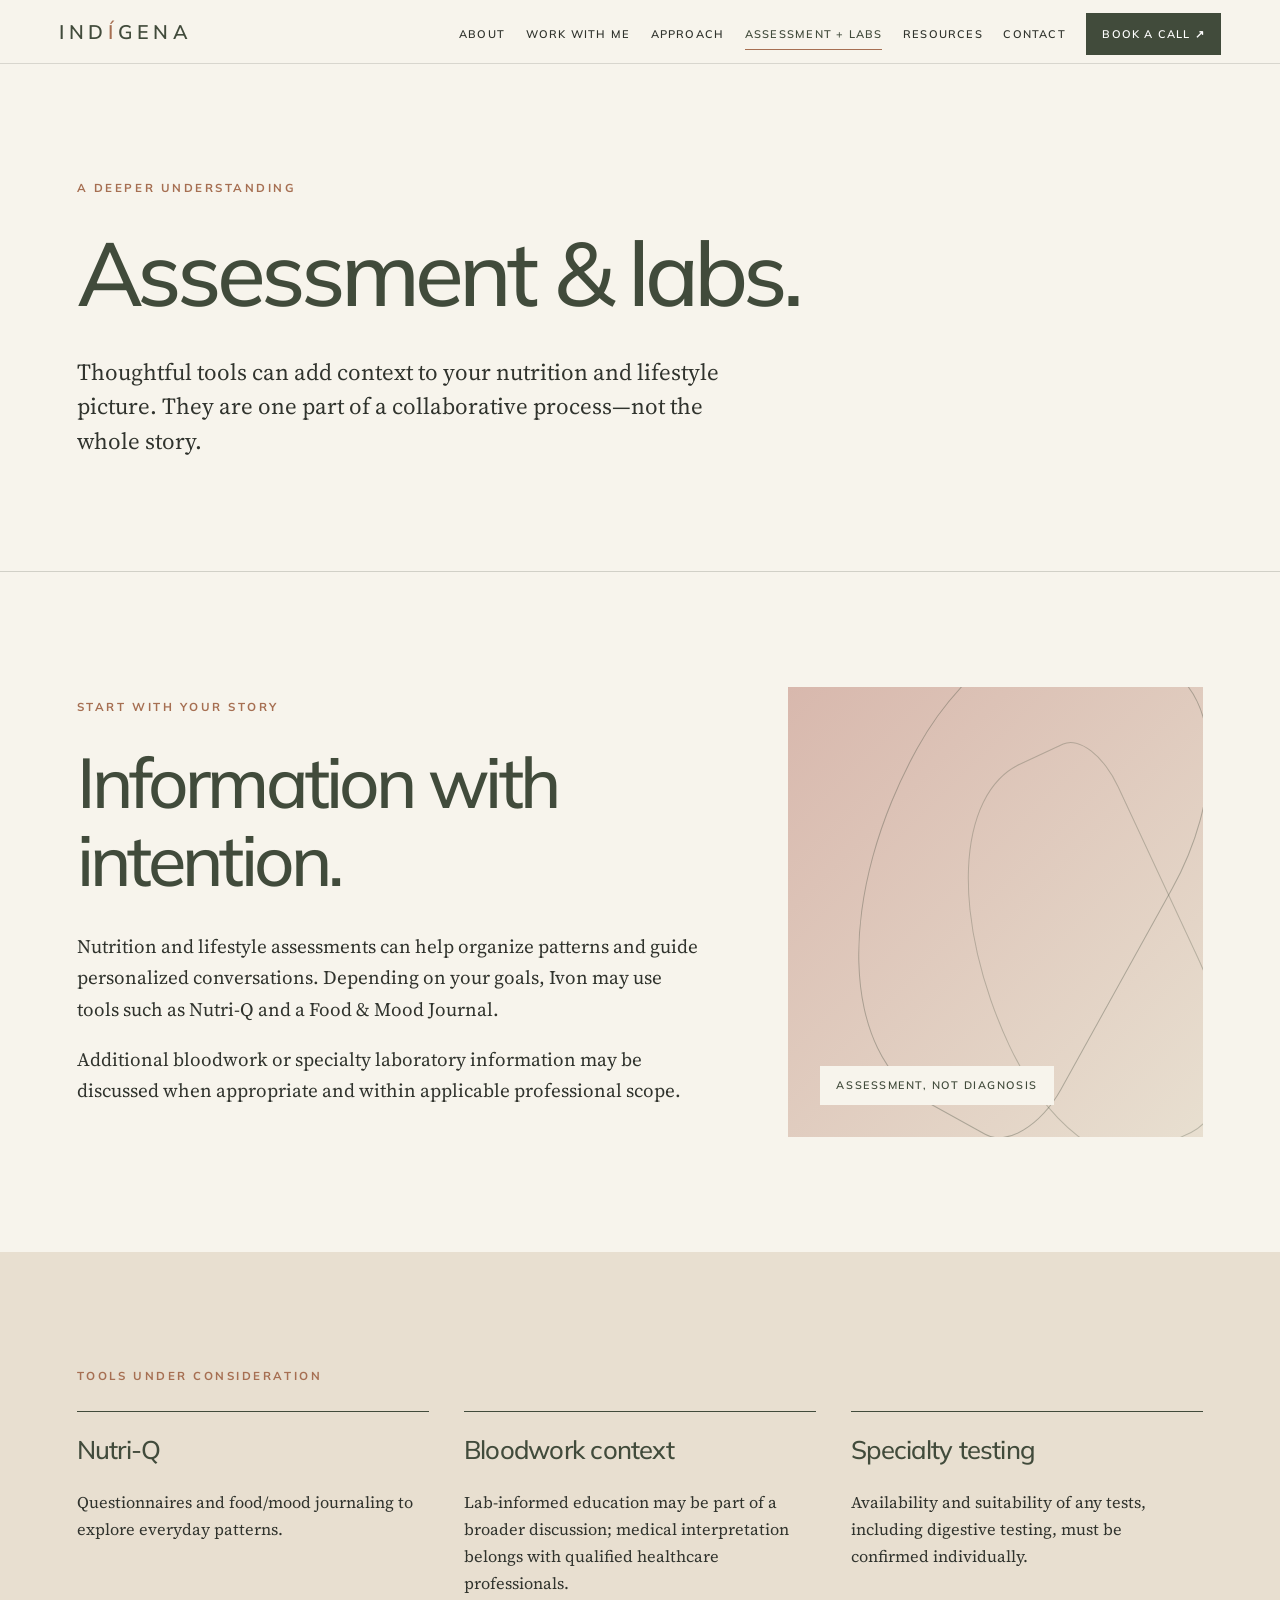
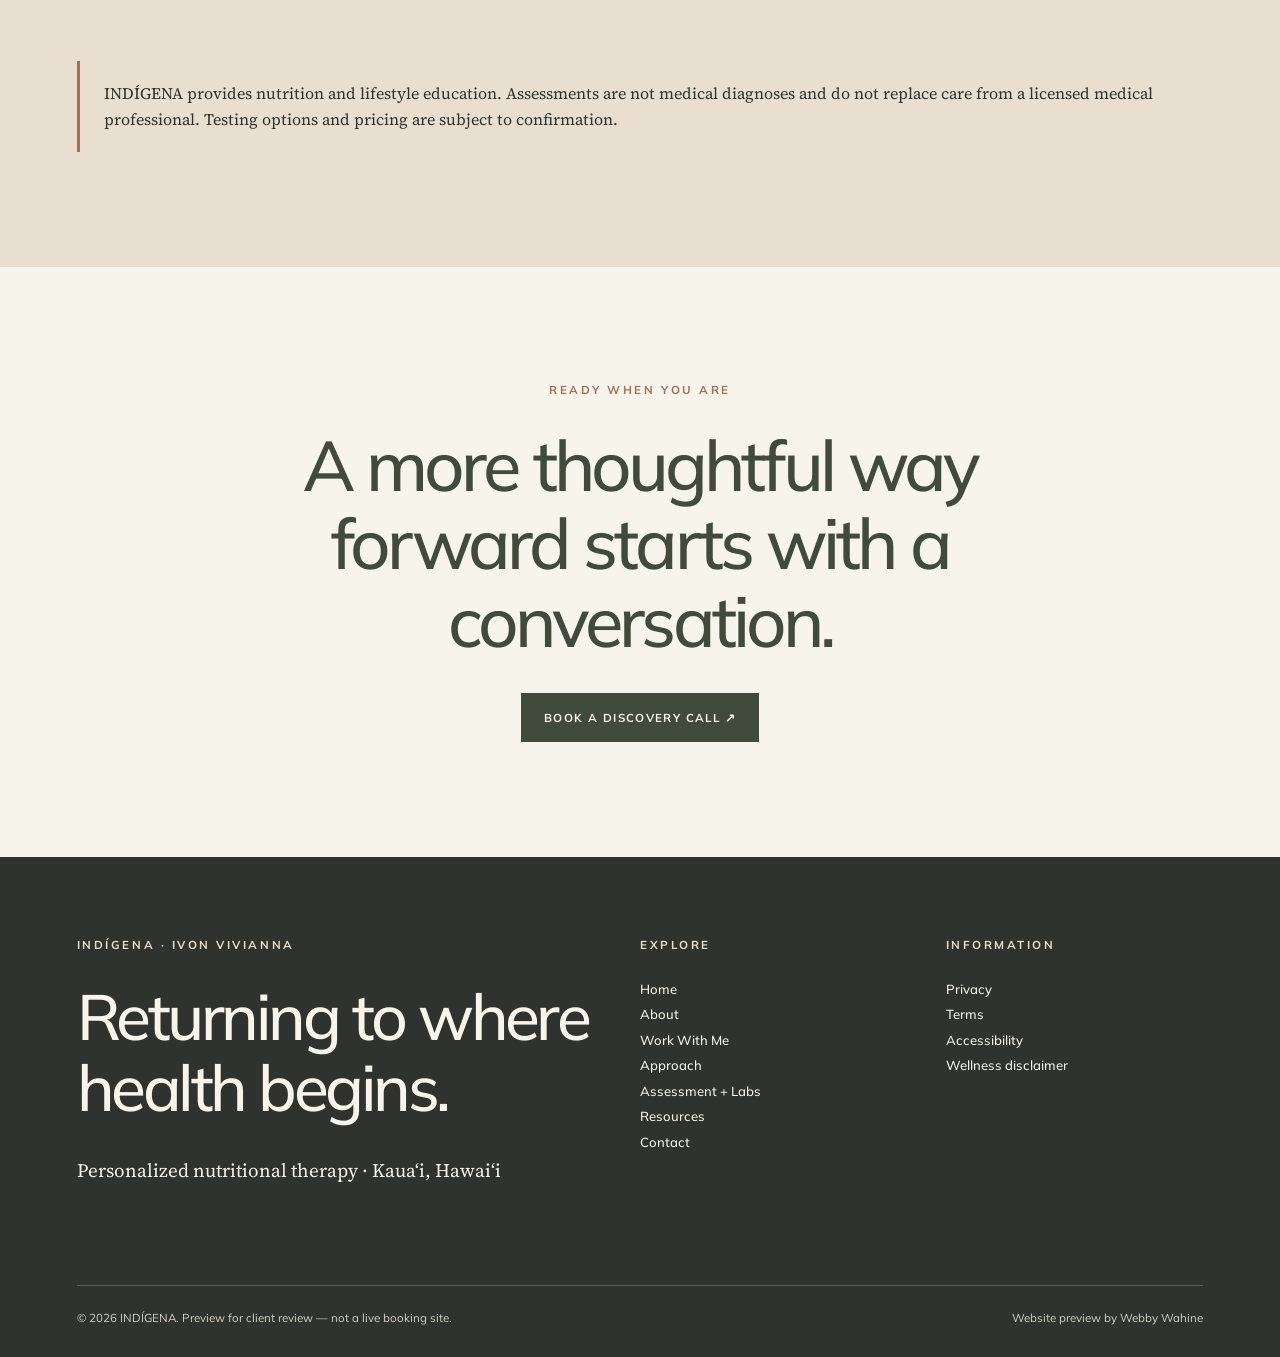
<file: assessment-labs.html>
<!doctype html><html lang="en"><head><meta charset="utf-8"><meta name="viewport" content="width=device-width, initial-scale=1"><meta name="color-scheme" content="light"><meta name="theme-color" content="#F7F4EC"><title>Assessment + Labs | INDÍGENA — Ivon Vivianna</title><meta name="description" content="INDÍGENA offers personalized nutritional therapy and lifestyle guidance with Ivon Vivianna, based on Kauaʻi. Preview website."><meta name="robots" content="noindex,nofollow"><link rel="stylesheet" href="assets/styles.css"><script defer src="assets/script.js"></script></head><body><a class="skip" href="#main">Skip to content</a><header class="site-header"><div class="nav-wrap"><a class="wordmark" href="index.html" aria-label="INDÍGENA home">IND<span>Í</span>GENA</a><button class="menu-toggle" type="button" aria-controls="main-nav" aria-expanded="false">MENU <span aria-hidden="true">☰</span></button><nav aria-label="Main navigation"><ul id="main-nav" class="nav-links"><li><a href="about.html">About</a></li><li><a href="work-with-me.html">Work With Me</a></li><li><a href="approach.html">Approach</a></li><li><a href="assessment-labs.html" aria-current="page">Assessment + Labs</a></li><li><a href="resources.html">Resources</a></li><li><a href="contact.html">Contact</a></li><li><a class="nav-cta" href="contact.html">Book a call ↗</a></li></ul></nav></div></header><main id="main"><section class="page-hero container"><p class="eyebrow">A deeper understanding</p><h1>Assessment &amp; labs.</h1><p class="lead">Thoughtful tools can add context to your nutrition and lifestyle picture. They are one part of a collaborative process—not the whole story.</p></section><section class="section container"><div class="split wide"><div><p class="eyebrow">Start with your story</p><h2>Information with intention.</h2><p>Nutrition and lifestyle assessments can help organize patterns and guide personalized conversations. Depending on your goals, Ivon may use tools such as Nutri-Q and a Food &amp; Mood Journal.</p><p>Additional bloodwork or specialty laboratory information may be discussed when appropriate and within applicable professional scope.</p></div><div class="visual blush"><span class="visual-label">Assessment, not diagnosis</span></div></div></section><section class="section tint"><div class="container"><p class="eyebrow">Tools under consideration</p><div class="columns"><div class="feature"><h3>Nutri-Q</h3><p>Questionnaires and food/mood journaling to explore everyday patterns.</p></div><div class="feature"><h3>Bloodwork context</h3><p>Lab-informed education may be part of a broader discussion; medical interpretation belongs with qualified healthcare professionals.</p></div><div class="feature"><h3>Specialty testing</h3><p>Availability and suitability of any tests, including digestive testing, must be confirmed individually.</p></div></div><div class="notice" style="margin-top:3rem">INDÍGENA provides nutrition and lifestyle education. Assessments are not medical diagnoses and do not replace care from a licensed medical professional. Testing options and pricing are subject to confirmation.</div></div></section><section class="section container" style="text-align:center"><p class="eyebrow">Ready when you are</p><h2 style="max-width:850px;margin:0 auto 2rem">A more thoughtful way forward starts with a conversation.</h2><a class="button primary" href="contact.html">Book a discovery call ↗</a></section></main><footer class="footer"><div class="container"><div class="footer-grid"><div><p class="eyebrow light">INDÍGENA · Ivon Vivianna</p><h2>Returning to where<br>health begins.</h2><p>Personalized nutritional therapy · Kauaʻi, Hawaiʻi</p></div><div><p class="eyebrow light">Explore</p><nav aria-label="Footer navigation"><a href="index.html">Home</a><a href="about.html">About</a><a href="work-with-me.html">Work With Me</a><a href="approach.html">Approach</a><a href="assessment-labs.html">Assessment + Labs</a><a href="resources.html">Resources</a><a href="contact.html">Contact</a></nav></div><div><p class="eyebrow light">Information</p><nav aria-label="Policies"><a href="privacy.html">Privacy</a><a href="terms.html">Terms</a><a href="accessibility.html">Accessibility</a><a href="wellness-disclaimer.html">Wellness disclaimer</a></nav></div></div><div class="footer-bottom"><span>© 2026 INDÍGENA. Preview for client review — not a live booking site.</span><span>Website preview by Webby Wahine</span></div></div></footer></body></html>
</file>
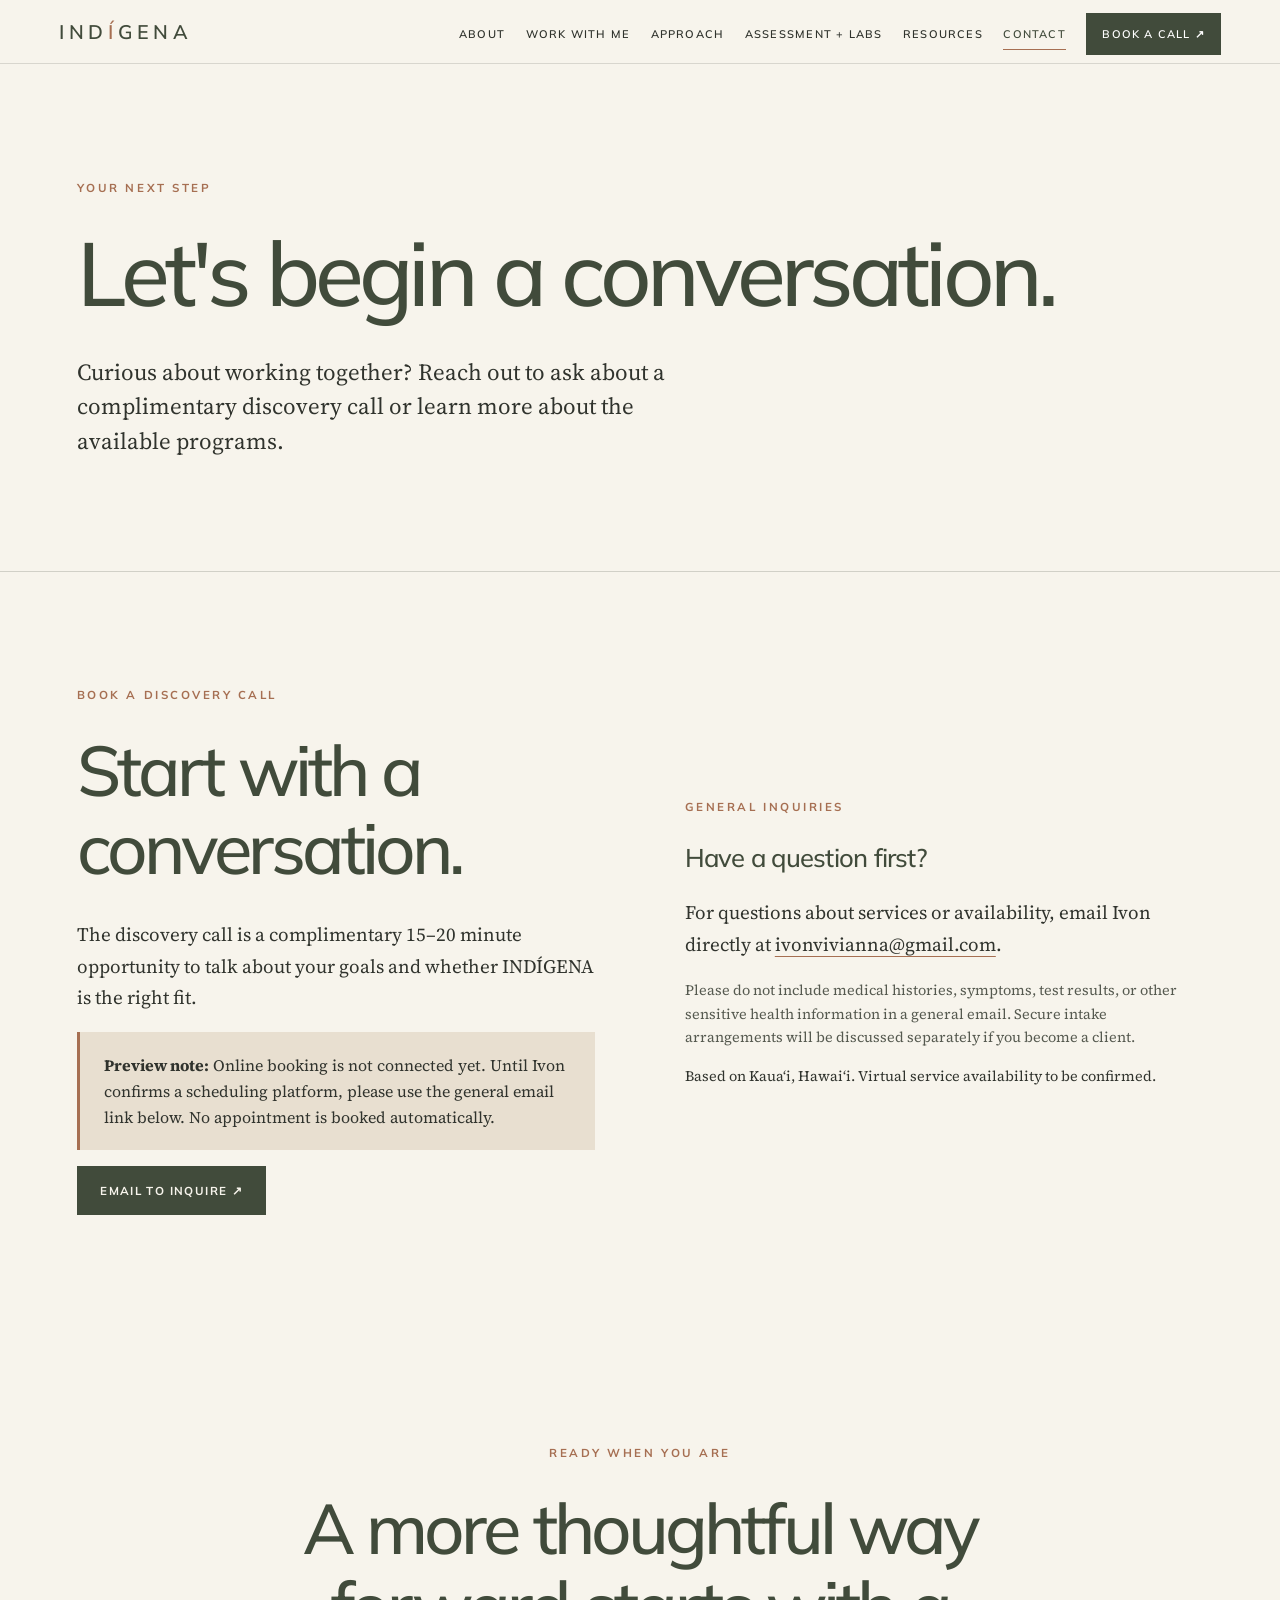
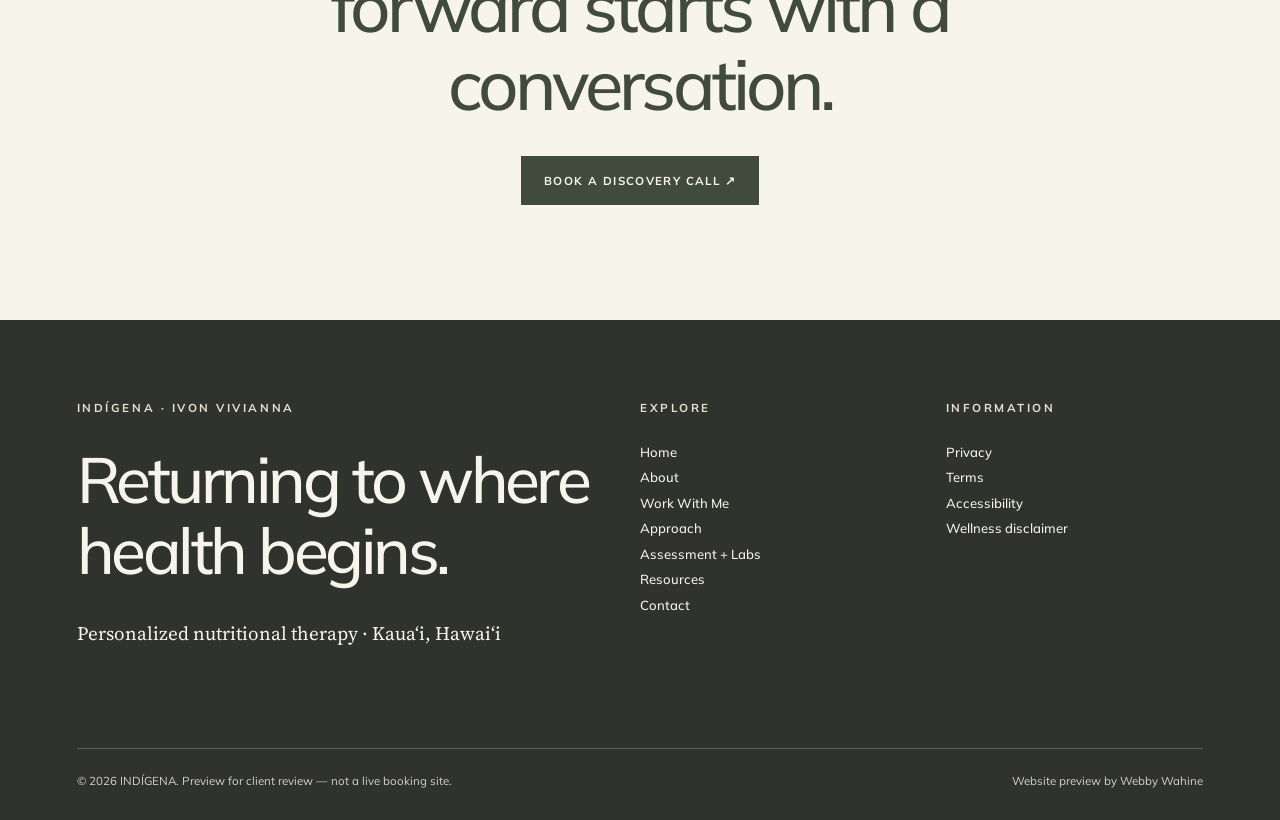
<file: contact.html>
<!doctype html><html lang="en"><head><meta charset="utf-8"><meta name="viewport" content="width=device-width, initial-scale=1"><meta name="color-scheme" content="light"><meta name="theme-color" content="#F7F4EC"><title>Contact | INDÍGENA — Ivon Vivianna</title><meta name="description" content="INDÍGENA offers personalized nutritional therapy and lifestyle guidance with Ivon Vivianna, based on Kauaʻi. Preview website."><meta name="robots" content="noindex,nofollow"><link rel="stylesheet" href="assets/styles.css"><script defer src="assets/script.js"></script></head><body><a class="skip" href="#main">Skip to content</a><header class="site-header"><div class="nav-wrap"><a class="wordmark" href="index.html" aria-label="INDÍGENA home">IND<span>Í</span>GENA</a><button class="menu-toggle" type="button" aria-controls="main-nav" aria-expanded="false">MENU <span aria-hidden="true">☰</span></button><nav aria-label="Main navigation"><ul id="main-nav" class="nav-links"><li><a href="about.html">About</a></li><li><a href="work-with-me.html">Work With Me</a></li><li><a href="approach.html">Approach</a></li><li><a href="assessment-labs.html">Assessment + Labs</a></li><li><a href="resources.html">Resources</a></li><li><a href="contact.html" aria-current="page">Contact</a></li><li><a class="nav-cta" href="contact.html">Book a call ↗</a></li></ul></nav></div></header><main id="main"><section class="page-hero container"><p class="eyebrow">Your next step</p><h1>Let's begin a conversation.</h1><p class="lead">Curious about working together? Reach out to ask about a complimentary discovery call or learn more about the available programs.</p></section><section class="section container split"><div><p class="eyebrow">Book a discovery call</p><h2>Start with a conversation.</h2><p>The discovery call is a complimentary 15–20 minute opportunity to talk about your goals and whether INDÍGENA is the right fit.</p><p class="notice"><strong>Preview note:</strong> Online booking is not connected yet. Until Ivon confirms a scheduling platform, please use the general email link below. No appointment is booked automatically.</p><a class="button primary" href="mailto:ivonvivianna@gmail.com?subject=IND%C3%8DGENA%20Discovery%20Call%20Inquiry">Email to inquire ↗</a></div><div><p class="eyebrow">General inquiries</p><h3>Have a question first?</h3><p>For questions about services or availability, email Ivon directly at <a class="inline-link" href="mailto:ivonvivianna@gmail.com">ivonvivianna@gmail.com</a>.</p><p class="small muted">Please do not include medical histories, symptoms, test results, or other sensitive health information in a general email. Secure intake arrangements will be discussed separately if you become a client.</p><p class="small">Based on Kauaʻi, Hawaiʻi. Virtual service availability to be confirmed.</p></div></section><section class="section container" style="text-align:center"><p class="eyebrow">Ready when you are</p><h2 style="max-width:850px;margin:0 auto 2rem">A more thoughtful way forward starts with a conversation.</h2><a class="button primary" href="contact.html">Book a discovery call ↗</a></section></main><footer class="footer"><div class="container"><div class="footer-grid"><div><p class="eyebrow light">INDÍGENA · Ivon Vivianna</p><h2>Returning to where<br>health begins.</h2><p>Personalized nutritional therapy · Kauaʻi, Hawaiʻi</p></div><div><p class="eyebrow light">Explore</p><nav aria-label="Footer navigation"><a href="index.html">Home</a><a href="about.html">About</a><a href="work-with-me.html">Work With Me</a><a href="approach.html">Approach</a><a href="assessment-labs.html">Assessment + Labs</a><a href="resources.html">Resources</a><a href="contact.html">Contact</a></nav></div><div><p class="eyebrow light">Information</p><nav aria-label="Policies"><a href="privacy.html">Privacy</a><a href="terms.html">Terms</a><a href="accessibility.html">Accessibility</a><a href="wellness-disclaimer.html">Wellness disclaimer</a></nav></div></div><div class="footer-bottom"><span>© 2026 INDÍGENA. Preview for client review — not a live booking site.</span><span>Website preview by Webby Wahine</span></div></div></footer></body></html>
</file>
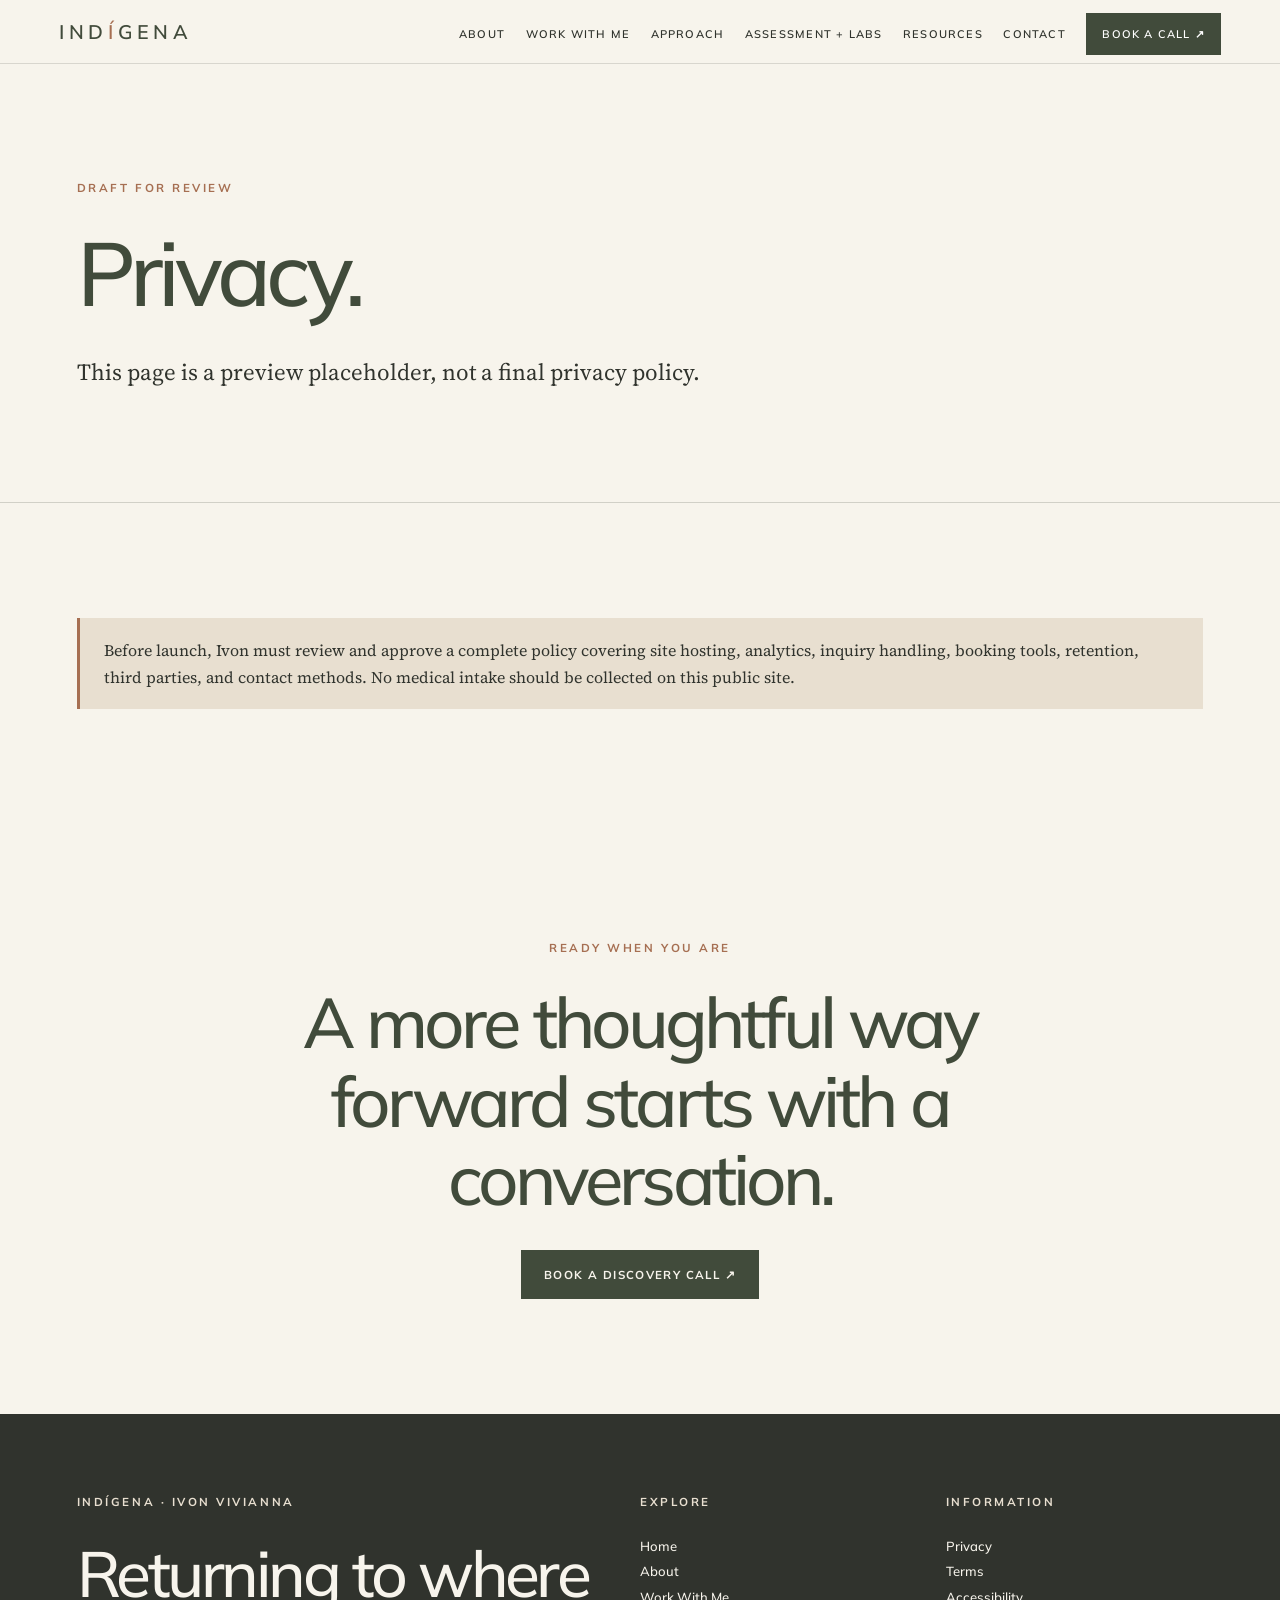
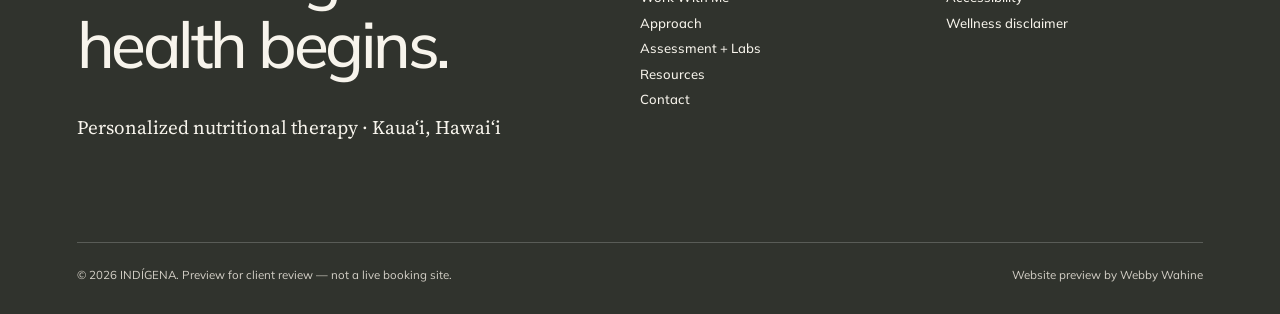
<file: privacy.html>
<!doctype html><html lang="en"><head><meta charset="utf-8"><meta name="viewport" content="width=device-width, initial-scale=1"><meta name="color-scheme" content="light"><meta name="theme-color" content="#F7F4EC"><title>Privacy | INDÍGENA — Ivon Vivianna</title><meta name="description" content="INDÍGENA offers personalized nutritional therapy and lifestyle guidance with Ivon Vivianna, based on Kauaʻi. Preview website."><meta name="robots" content="noindex,nofollow"><link rel="stylesheet" href="assets/styles.css"><script defer src="assets/script.js"></script></head><body><a class="skip" href="#main">Skip to content</a><header class="site-header"><div class="nav-wrap"><a class="wordmark" href="index.html" aria-label="INDÍGENA home">IND<span>Í</span>GENA</a><button class="menu-toggle" type="button" aria-controls="main-nav" aria-expanded="false">MENU <span aria-hidden="true">☰</span></button><nav aria-label="Main navigation"><ul id="main-nav" class="nav-links"><li><a href="about.html">About</a></li><li><a href="work-with-me.html">Work With Me</a></li><li><a href="approach.html">Approach</a></li><li><a href="assessment-labs.html">Assessment + Labs</a></li><li><a href="resources.html">Resources</a></li><li><a href="contact.html">Contact</a></li><li><a class="nav-cta" href="contact.html">Book a call ↗</a></li></ul></nav></div></header><main id="main"><section class="page-hero container"><p class="eyebrow">Draft for review</p><h1>Privacy.</h1><p class="lead">This page is a preview placeholder, not a final privacy policy.</p></section><section class="section container"><div class="notice">Before launch, Ivon must review and approve a complete policy covering site hosting, analytics, inquiry handling, booking tools, retention, third parties, and contact methods. No medical intake should be collected on this public site.</div></section><section class="section container" style="text-align:center"><p class="eyebrow">Ready when you are</p><h2 style="max-width:850px;margin:0 auto 2rem">A more thoughtful way forward starts with a conversation.</h2><a class="button primary" href="contact.html">Book a discovery call ↗</a></section></main><footer class="footer"><div class="container"><div class="footer-grid"><div><p class="eyebrow light">INDÍGENA · Ivon Vivianna</p><h2>Returning to where<br>health begins.</h2><p>Personalized nutritional therapy · Kauaʻi, Hawaiʻi</p></div><div><p class="eyebrow light">Explore</p><nav aria-label="Footer navigation"><a href="index.html">Home</a><a href="about.html">About</a><a href="work-with-me.html">Work With Me</a><a href="approach.html">Approach</a><a href="assessment-labs.html">Assessment + Labs</a><a href="resources.html">Resources</a><a href="contact.html">Contact</a></nav></div><div><p class="eyebrow light">Information</p><nav aria-label="Policies"><a href="privacy.html">Privacy</a><a href="terms.html">Terms</a><a href="accessibility.html">Accessibility</a><a href="wellness-disclaimer.html">Wellness disclaimer</a></nav></div></div><div class="footer-bottom"><span>© 2026 INDÍGENA. Preview for client review — not a live booking site.</span><span>Website preview by Webby Wahine</span></div></div></footer></body></html>
</file>
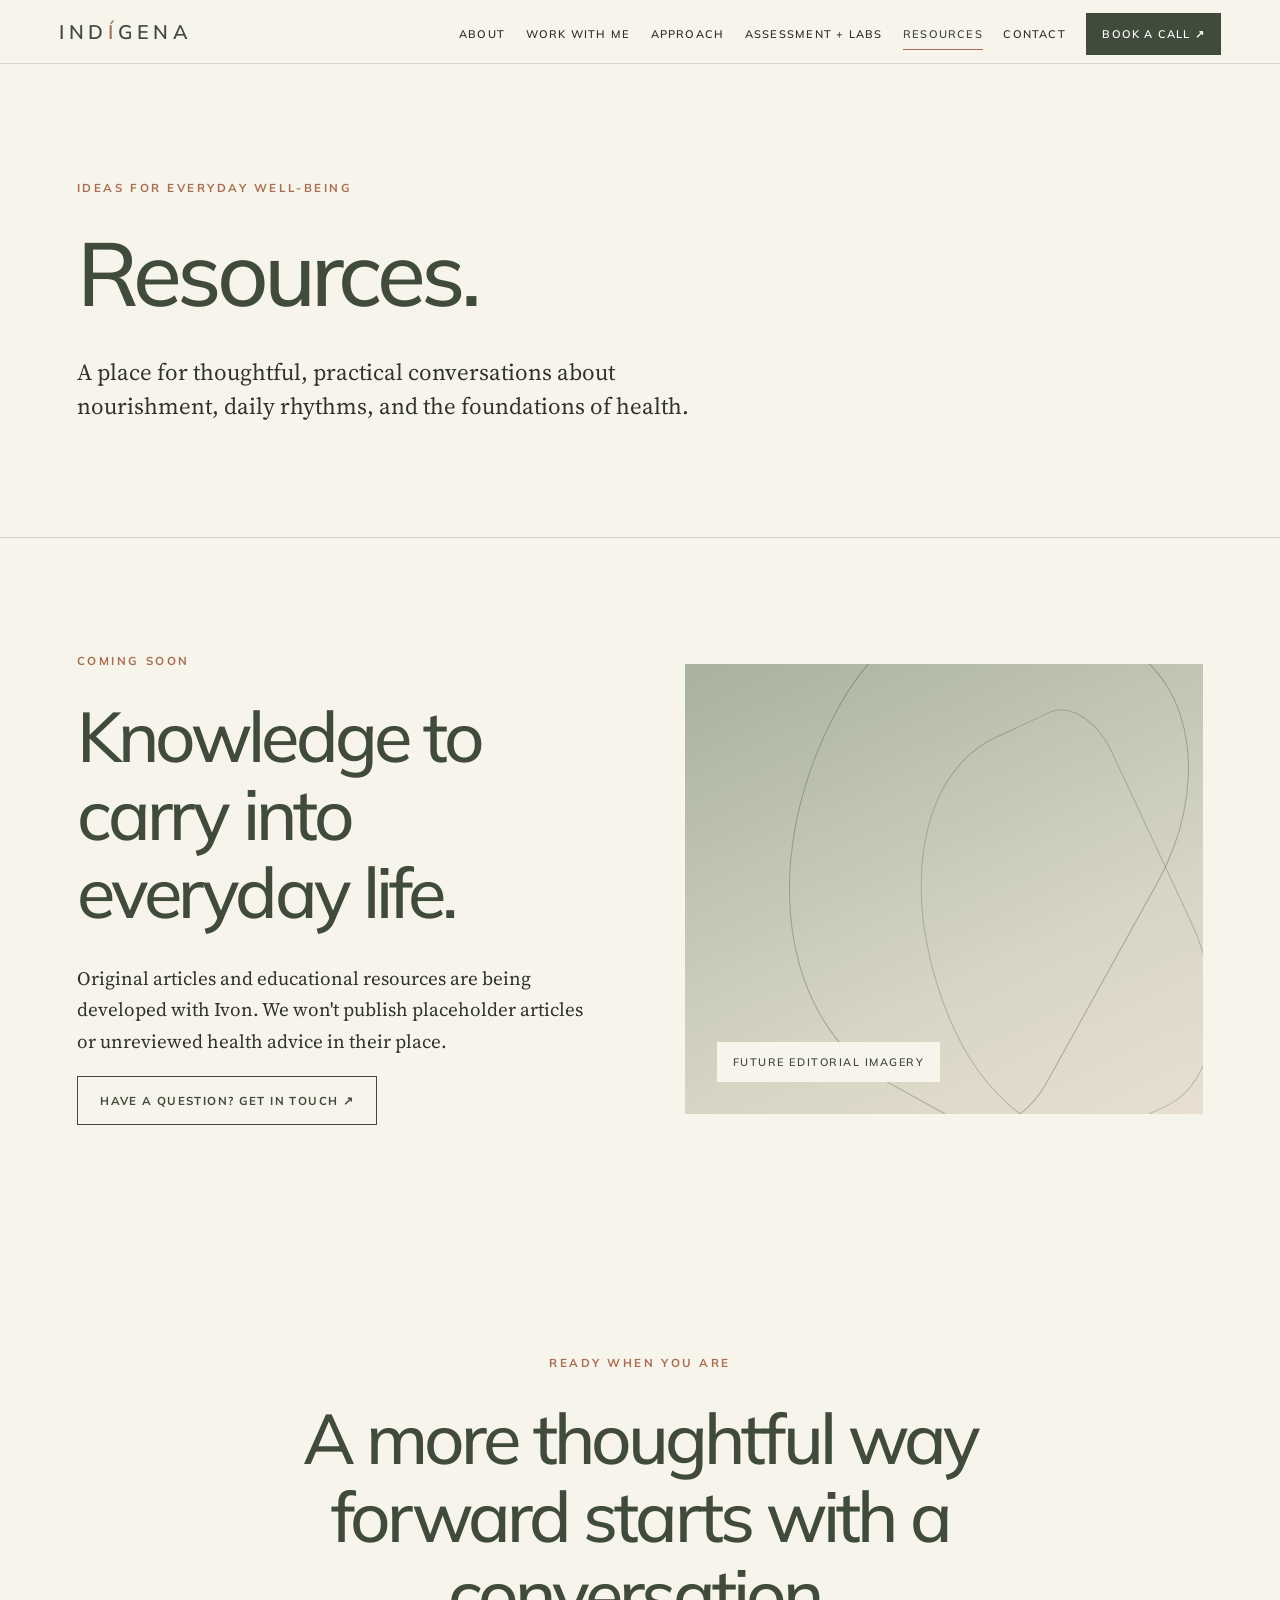
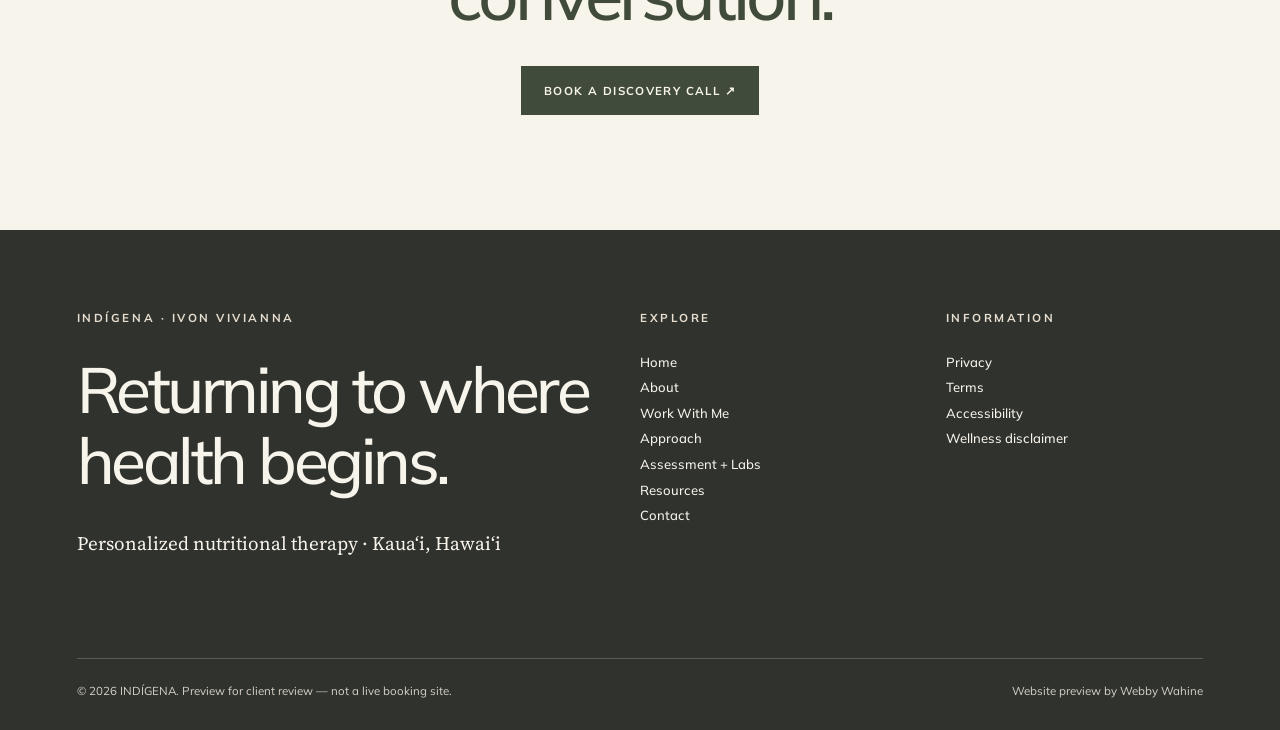
<file: resources.html>
<!doctype html><html lang="en"><head><meta charset="utf-8"><meta name="viewport" content="width=device-width, initial-scale=1"><meta name="color-scheme" content="light"><meta name="theme-color" content="#F7F4EC"><title>Resources | INDÍGENA — Ivon Vivianna</title><meta name="description" content="INDÍGENA offers personalized nutritional therapy and lifestyle guidance with Ivon Vivianna, based on Kauaʻi. Preview website."><meta name="robots" content="noindex,nofollow"><link rel="stylesheet" href="assets/styles.css"><script defer src="assets/script.js"></script></head><body><a class="skip" href="#main">Skip to content</a><header class="site-header"><div class="nav-wrap"><a class="wordmark" href="index.html" aria-label="INDÍGENA home">IND<span>Í</span>GENA</a><button class="menu-toggle" type="button" aria-controls="main-nav" aria-expanded="false">MENU <span aria-hidden="true">☰</span></button><nav aria-label="Main navigation"><ul id="main-nav" class="nav-links"><li><a href="about.html">About</a></li><li><a href="work-with-me.html">Work With Me</a></li><li><a href="approach.html">Approach</a></li><li><a href="assessment-labs.html">Assessment + Labs</a></li><li><a href="resources.html" aria-current="page">Resources</a></li><li><a href="contact.html">Contact</a></li><li><a class="nav-cta" href="contact.html">Book a call ↗</a></li></ul></nav></div></header><main id="main"><section class="page-hero container"><p class="eyebrow">Ideas for everyday well-being</p><h1>Resources.</h1><p class="lead">A place for thoughtful, practical conversations about nourishment, daily rhythms, and the foundations of health.</p></section><section class="section container split"><div><p class="eyebrow">Coming soon</p><h2>Knowledge to carry into everyday life.</h2><p>Original articles and educational resources are being developed with Ivon. We won't publish placeholder articles or unreviewed health advice in their place.</p><a class="button ghost" href="contact.html">Have a question? Get in touch ↗</a></div><div class="visual"><span class="visual-label">Future editorial imagery</span></div></section><section class="section container" style="text-align:center"><p class="eyebrow">Ready when you are</p><h2 style="max-width:850px;margin:0 auto 2rem">A more thoughtful way forward starts with a conversation.</h2><a class="button primary" href="contact.html">Book a discovery call ↗</a></section></main><footer class="footer"><div class="container"><div class="footer-grid"><div><p class="eyebrow light">INDÍGENA · Ivon Vivianna</p><h2>Returning to where<br>health begins.</h2><p>Personalized nutritional therapy · Kauaʻi, Hawaiʻi</p></div><div><p class="eyebrow light">Explore</p><nav aria-label="Footer navigation"><a href="index.html">Home</a><a href="about.html">About</a><a href="work-with-me.html">Work With Me</a><a href="approach.html">Approach</a><a href="assessment-labs.html">Assessment + Labs</a><a href="resources.html">Resources</a><a href="contact.html">Contact</a></nav></div><div><p class="eyebrow light">Information</p><nav aria-label="Policies"><a href="privacy.html">Privacy</a><a href="terms.html">Terms</a><a href="accessibility.html">Accessibility</a><a href="wellness-disclaimer.html">Wellness disclaimer</a></nav></div></div><div class="footer-bottom"><span>© 2026 INDÍGENA. Preview for client review — not a live booking site.</span><span>Website preview by Webby Wahine</span></div></div></footer></body></html>
</file>
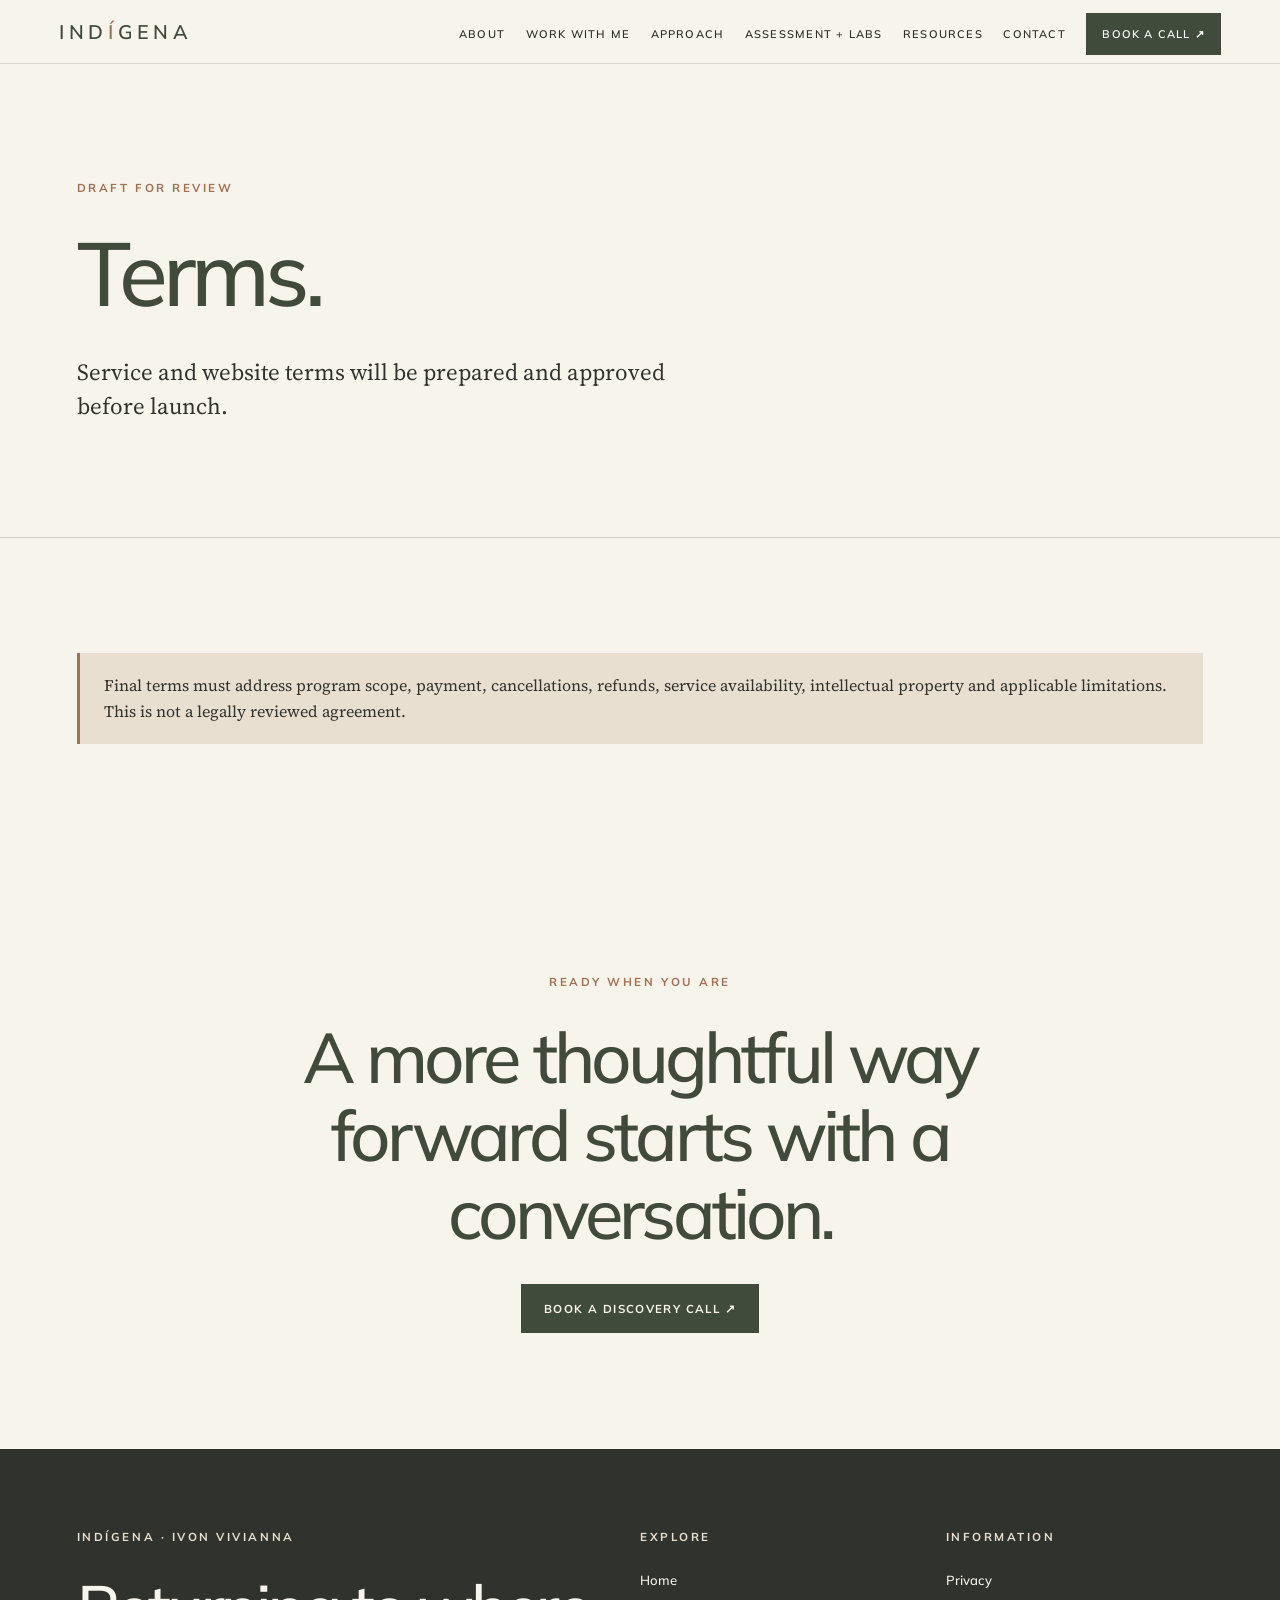
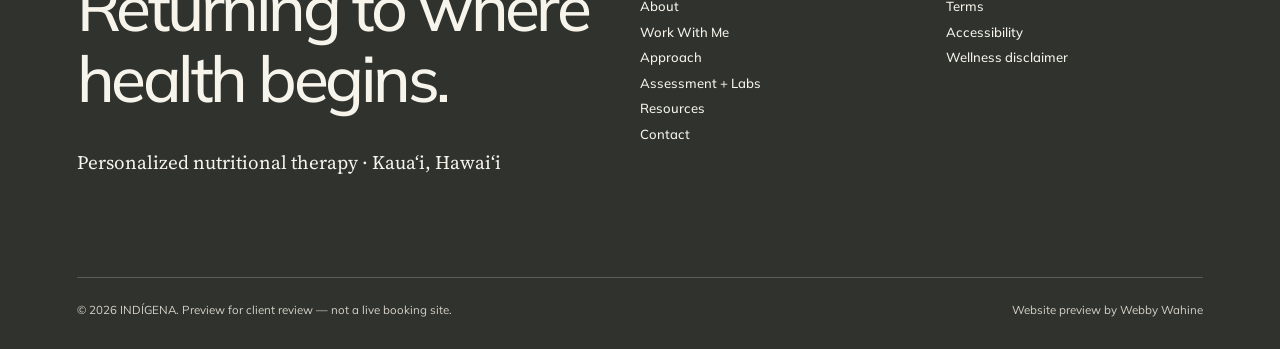
<file: terms.html>
<!doctype html><html lang="en"><head><meta charset="utf-8"><meta name="viewport" content="width=device-width, initial-scale=1"><meta name="color-scheme" content="light"><meta name="theme-color" content="#F7F4EC"><title>Terms | INDÍGENA — Ivon Vivianna</title><meta name="description" content="INDÍGENA offers personalized nutritional therapy and lifestyle guidance with Ivon Vivianna, based on Kauaʻi. Preview website."><meta name="robots" content="noindex,nofollow"><link rel="stylesheet" href="assets/styles.css"><script defer src="assets/script.js"></script></head><body><a class="skip" href="#main">Skip to content</a><header class="site-header"><div class="nav-wrap"><a class="wordmark" href="index.html" aria-label="INDÍGENA home">IND<span>Í</span>GENA</a><button class="menu-toggle" type="button" aria-controls="main-nav" aria-expanded="false">MENU <span aria-hidden="true">☰</span></button><nav aria-label="Main navigation"><ul id="main-nav" class="nav-links"><li><a href="about.html">About</a></li><li><a href="work-with-me.html">Work With Me</a></li><li><a href="approach.html">Approach</a></li><li><a href="assessment-labs.html">Assessment + Labs</a></li><li><a href="resources.html">Resources</a></li><li><a href="contact.html">Contact</a></li><li><a class="nav-cta" href="contact.html">Book a call ↗</a></li></ul></nav></div></header><main id="main"><section class="page-hero container"><p class="eyebrow">Draft for review</p><h1>Terms.</h1><p class="lead">Service and website terms will be prepared and approved before launch.</p></section><section class="section container"><div class="notice">Final terms must address program scope, payment, cancellations, refunds, service availability, intellectual property and applicable limitations. This is not a legally reviewed agreement.</div></section><section class="section container" style="text-align:center"><p class="eyebrow">Ready when you are</p><h2 style="max-width:850px;margin:0 auto 2rem">A more thoughtful way forward starts with a conversation.</h2><a class="button primary" href="contact.html">Book a discovery call ↗</a></section></main><footer class="footer"><div class="container"><div class="footer-grid"><div><p class="eyebrow light">INDÍGENA · Ivon Vivianna</p><h2>Returning to where<br>health begins.</h2><p>Personalized nutritional therapy · Kauaʻi, Hawaiʻi</p></div><div><p class="eyebrow light">Explore</p><nav aria-label="Footer navigation"><a href="index.html">Home</a><a href="about.html">About</a><a href="work-with-me.html">Work With Me</a><a href="approach.html">Approach</a><a href="assessment-labs.html">Assessment + Labs</a><a href="resources.html">Resources</a><a href="contact.html">Contact</a></nav></div><div><p class="eyebrow light">Information</p><nav aria-label="Policies"><a href="privacy.html">Privacy</a><a href="terms.html">Terms</a><a href="accessibility.html">Accessibility</a><a href="wellness-disclaimer.html">Wellness disclaimer</a></nav></div></div><div class="footer-bottom"><span>© 2026 INDÍGENA. Preview for client review — not a live booking site.</span><span>Website preview by Webby Wahine</span></div></div></footer></body></html>
</file>
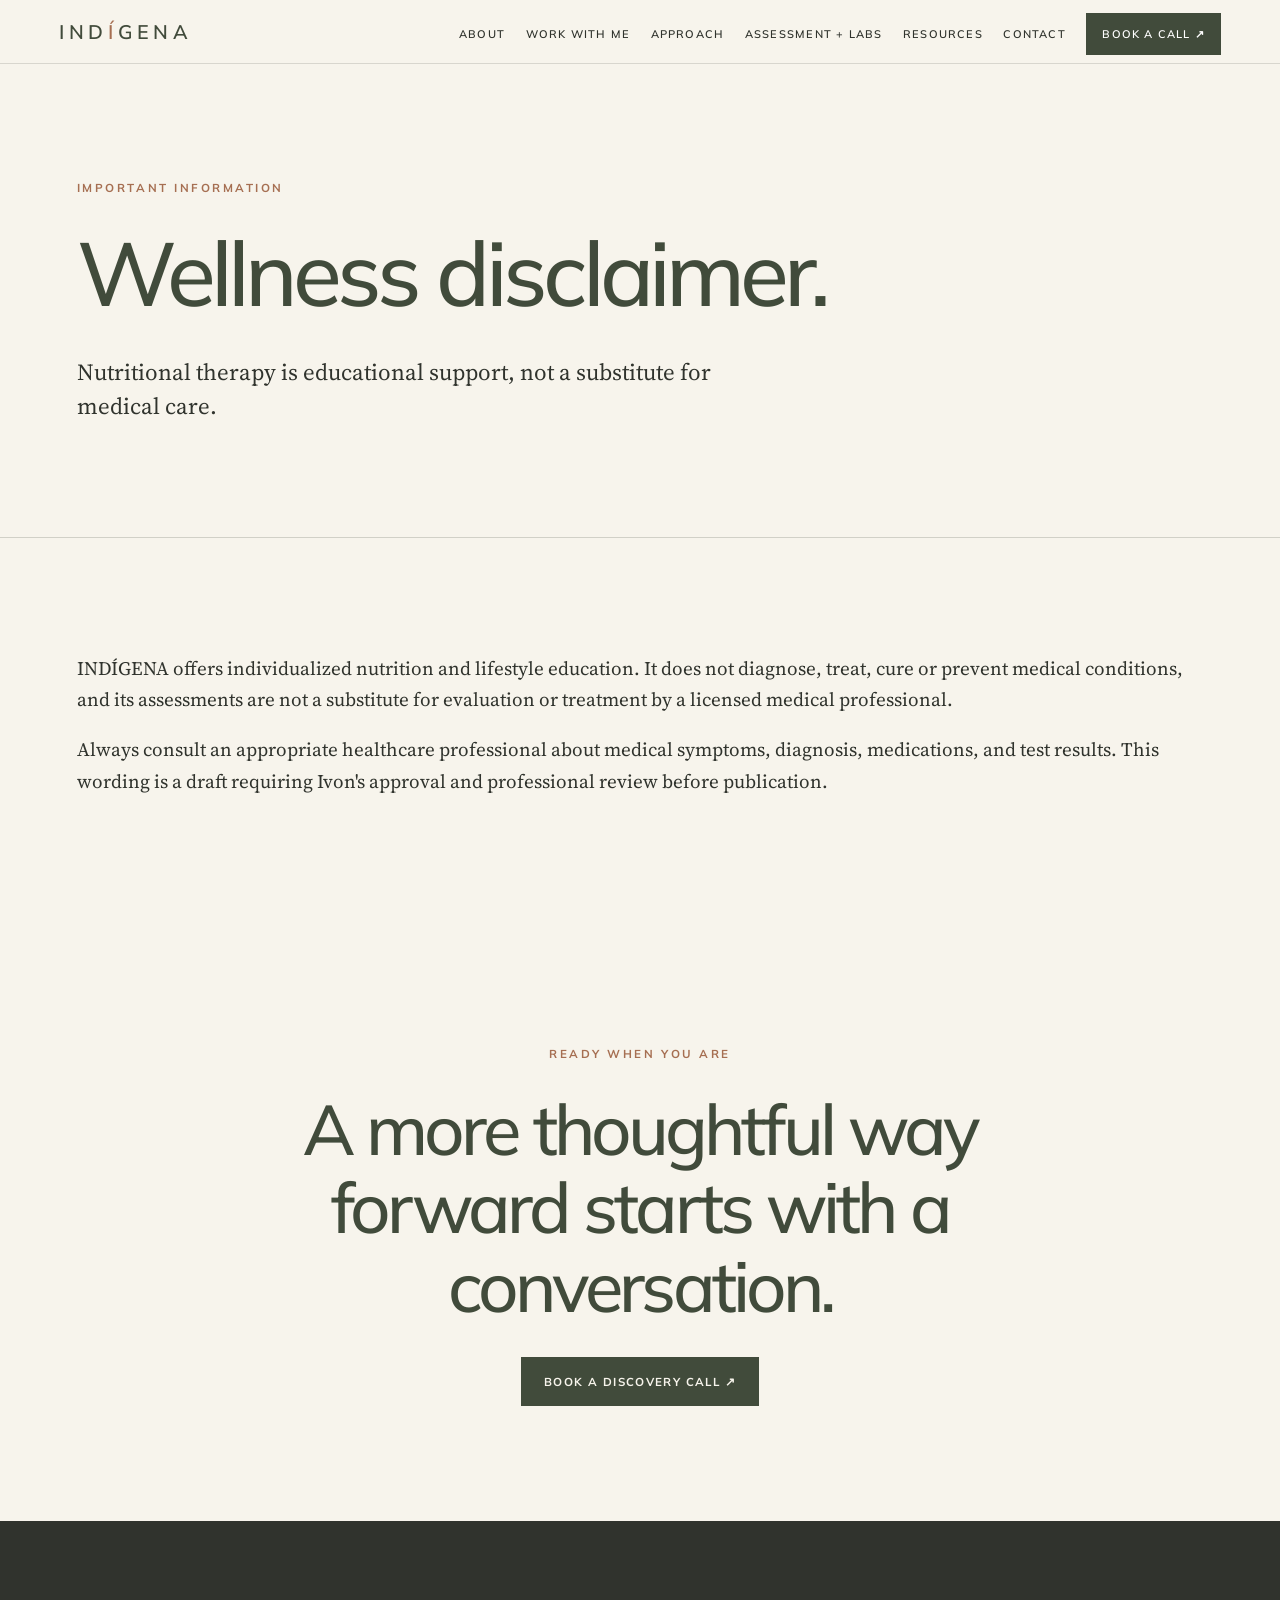
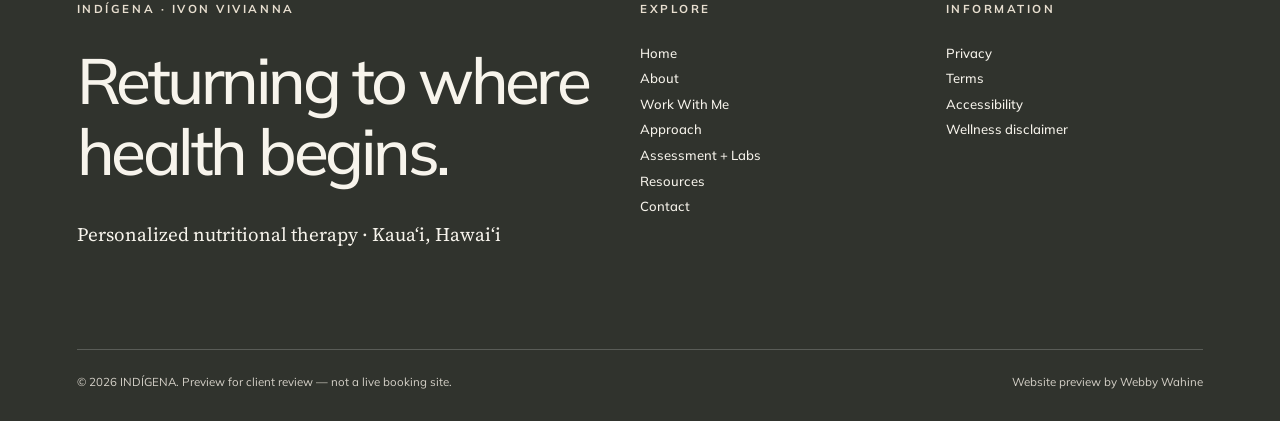
<file: wellness-disclaimer.html>
<!doctype html><html lang="en"><head><meta charset="utf-8"><meta name="viewport" content="width=device-width, initial-scale=1"><meta name="color-scheme" content="light"><meta name="theme-color" content="#F7F4EC"><title>Wellness Disclaimer | INDÍGENA — Ivon Vivianna</title><meta name="description" content="INDÍGENA offers personalized nutritional therapy and lifestyle guidance with Ivon Vivianna, based on Kauaʻi. Preview website."><meta name="robots" content="noindex,nofollow"><link rel="stylesheet" href="assets/styles.css"><script defer src="assets/script.js"></script></head><body><a class="skip" href="#main">Skip to content</a><header class="site-header"><div class="nav-wrap"><a class="wordmark" href="index.html" aria-label="INDÍGENA home">IND<span>Í</span>GENA</a><button class="menu-toggle" type="button" aria-controls="main-nav" aria-expanded="false">MENU <span aria-hidden="true">☰</span></button><nav aria-label="Main navigation"><ul id="main-nav" class="nav-links"><li><a href="about.html">About</a></li><li><a href="work-with-me.html">Work With Me</a></li><li><a href="approach.html">Approach</a></li><li><a href="assessment-labs.html">Assessment + Labs</a></li><li><a href="resources.html">Resources</a></li><li><a href="contact.html">Contact</a></li><li><a class="nav-cta" href="contact.html">Book a call ↗</a></li></ul></nav></div></header><main id="main"><section class="page-hero container"><p class="eyebrow">Important information</p><h1>Wellness disclaimer.</h1><p class="lead">Nutritional therapy is educational support, not a substitute for medical care.</p></section><section class="section container"><p>INDÍGENA offers individualized nutrition and lifestyle education. It does not diagnose, treat, cure or prevent medical conditions, and its assessments are not a substitute for evaluation or treatment by a licensed medical professional.</p><p>Always consult an appropriate healthcare professional about medical symptoms, diagnosis, medications, and test results. This wording is a draft requiring Ivon's approval and professional review before publication.</p></section><section class="section container" style="text-align:center"><p class="eyebrow">Ready when you are</p><h2 style="max-width:850px;margin:0 auto 2rem">A more thoughtful way forward starts with a conversation.</h2><a class="button primary" href="contact.html">Book a discovery call ↗</a></section></main><footer class="footer"><div class="container"><div class="footer-grid"><div><p class="eyebrow light">INDÍGENA · Ivon Vivianna</p><h2>Returning to where<br>health begins.</h2><p>Personalized nutritional therapy · Kauaʻi, Hawaiʻi</p></div><div><p class="eyebrow light">Explore</p><nav aria-label="Footer navigation"><a href="index.html">Home</a><a href="about.html">About</a><a href="work-with-me.html">Work With Me</a><a href="approach.html">Approach</a><a href="assessment-labs.html">Assessment + Labs</a><a href="resources.html">Resources</a><a href="contact.html">Contact</a></nav></div><div><p class="eyebrow light">Information</p><nav aria-label="Policies"><a href="privacy.html">Privacy</a><a href="terms.html">Terms</a><a href="accessibility.html">Accessibility</a><a href="wellness-disclaimer.html">Wellness disclaimer</a></nav></div></div><div class="footer-bottom"><span>© 2026 INDÍGENA. Preview for client review — not a live booking site.</span><span>Website preview by Webby Wahine</span></div></div></footer></body></html>
</file>
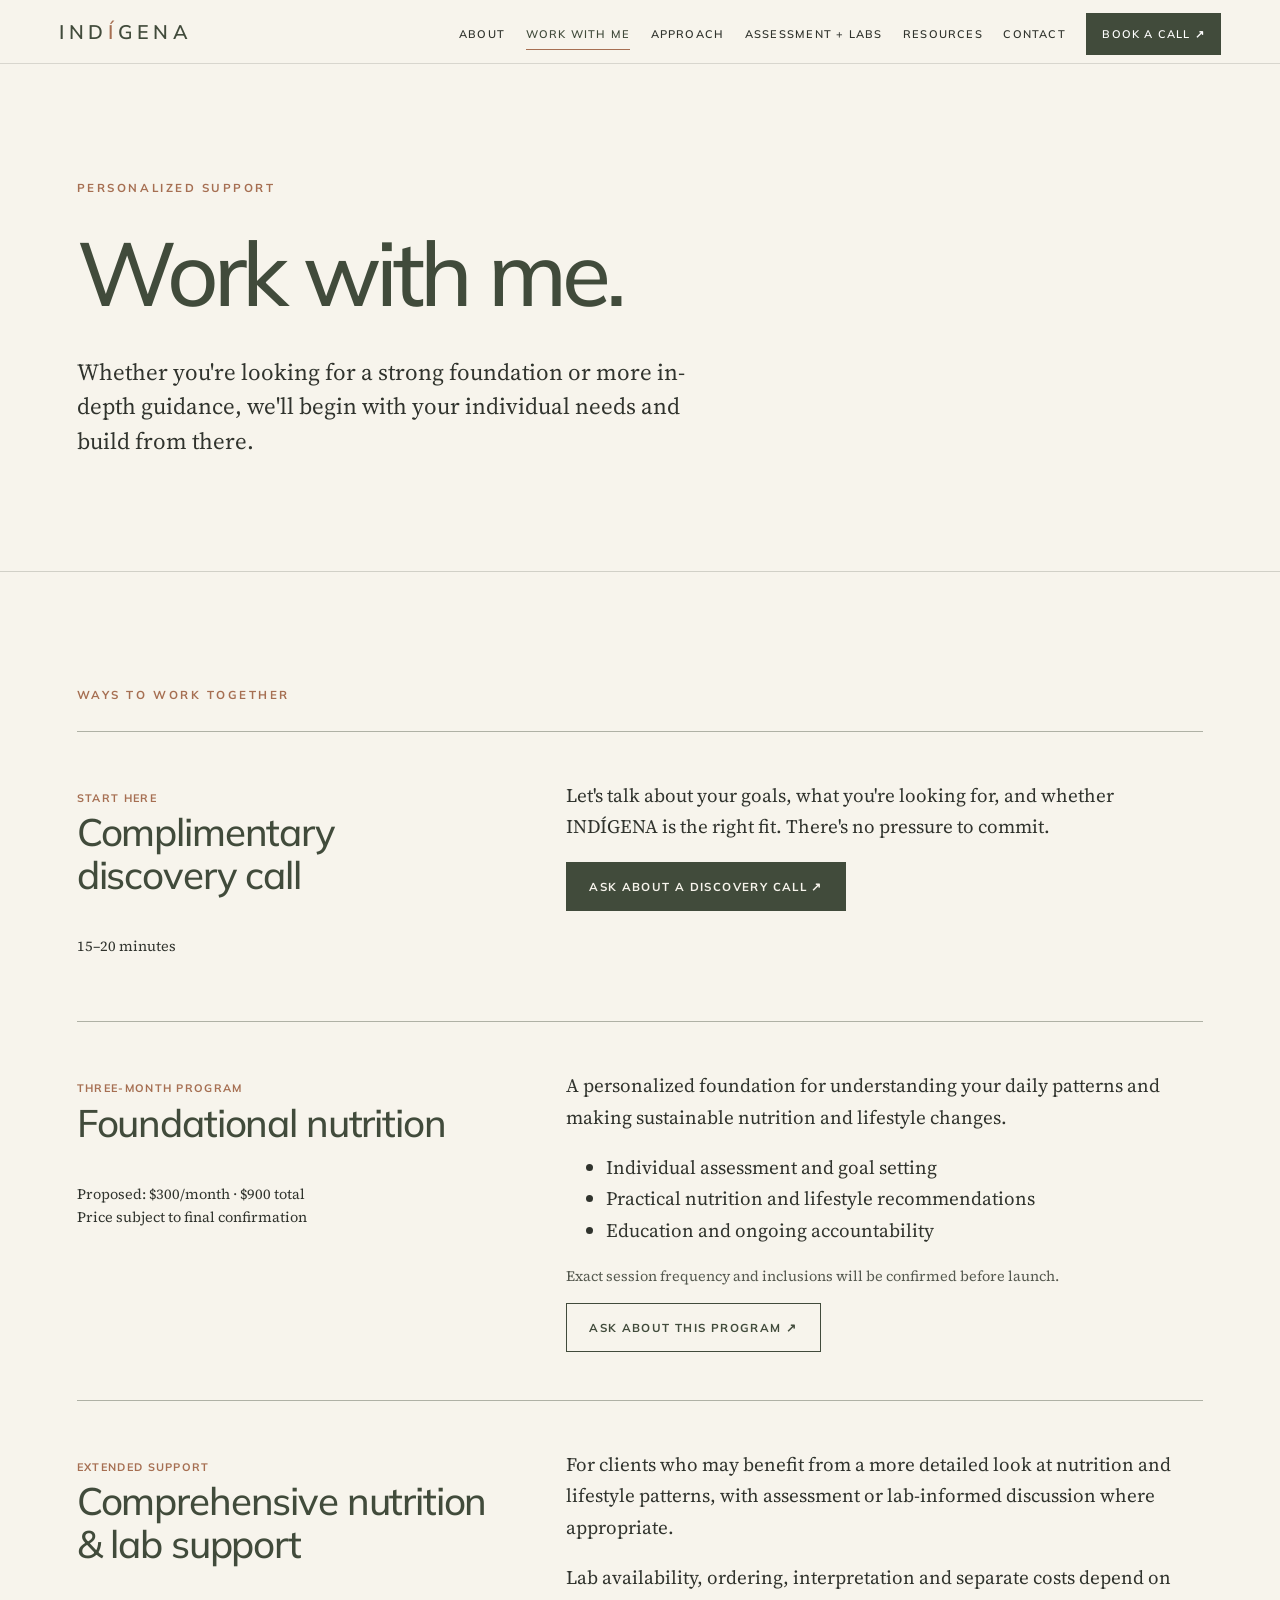
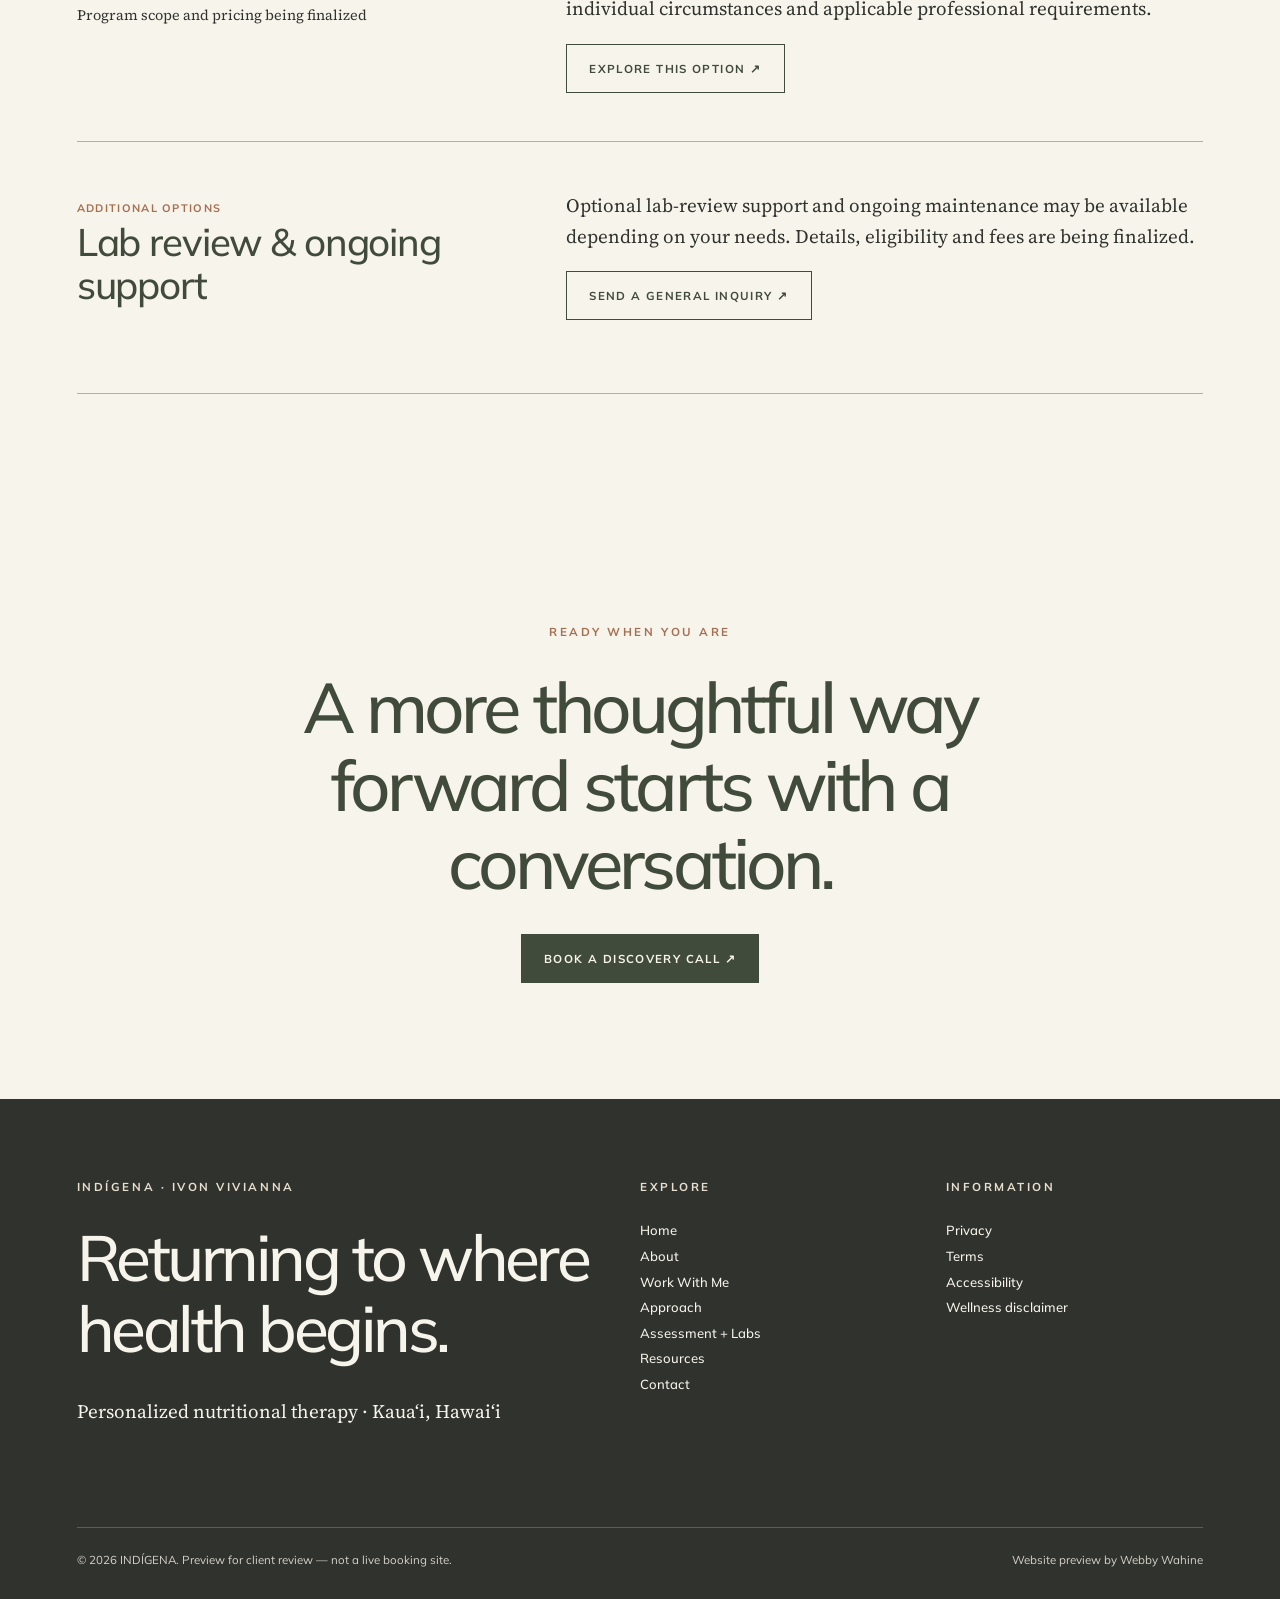
<file: work-with-me.html>
<!doctype html><html lang="en"><head><meta charset="utf-8"><meta name="viewport" content="width=device-width, initial-scale=1"><meta name="color-scheme" content="light"><meta name="theme-color" content="#F7F4EC"><title>Work With Me | INDÍGENA — Ivon Vivianna</title><meta name="description" content="INDÍGENA offers personalized nutritional therapy and lifestyle guidance with Ivon Vivianna, based on Kauaʻi. Preview website."><meta name="robots" content="noindex,nofollow"><link rel="stylesheet" href="assets/styles.css"><script defer src="assets/script.js"></script></head><body><a class="skip" href="#main">Skip to content</a><header class="site-header"><div class="nav-wrap"><a class="wordmark" href="index.html" aria-label="INDÍGENA home">IND<span>Í</span>GENA</a><button class="menu-toggle" type="button" aria-controls="main-nav" aria-expanded="false">MENU <span aria-hidden="true">☰</span></button><nav aria-label="Main navigation"><ul id="main-nav" class="nav-links"><li><a href="about.html">About</a></li><li><a href="work-with-me.html" aria-current="page">Work With Me</a></li><li><a href="approach.html">Approach</a></li><li><a href="assessment-labs.html">Assessment + Labs</a></li><li><a href="resources.html">Resources</a></li><li><a href="contact.html">Contact</a></li><li><a class="nav-cta" href="contact.html">Book a call ↗</a></li></ul></nav></div></header><main id="main"><section class="page-hero container"><p class="eyebrow">Personalized support</p><h1>Work with me.</h1><p class="lead">Whether you're looking for a strong foundation or more in-depth guidance, we'll begin with your individual needs and build from there.</p></section><section class="section container"><p class="eyebrow">Ways to work together</p><article class="program"><div><span class="tag">Start here</span><h3>Complimentary discovery call</h3><p class="small">15–20 minutes</p></div><div><p>Let's talk about your goals, what you're looking for, and whether INDÍGENA is the right fit. There's no pressure to commit.</p><a class="button primary" href="contact.html">Ask about a discovery call ↗</a></div></article><article class="program"><div><span class="tag">Three-month program</span><h3>Foundational nutrition</h3><p class="small">Proposed: $300/month · $900 total<br>Price subject to final confirmation</p></div><div><p>A personalized foundation for understanding your daily patterns and making sustainable nutrition and lifestyle changes.</p><ul><li>Individual assessment and goal setting</li><li>Practical nutrition and lifestyle recommendations</li><li>Education and ongoing accountability</li></ul><p class="small muted">Exact session frequency and inclusions will be confirmed before launch.</p><a class="button ghost" href="contact.html">Ask about this program ↗</a></div></article><article class="program"><div><span class="tag">Extended support</span><h3>Comprehensive nutrition &amp; lab support</h3><p class="small">Program scope and pricing being finalized</p></div><div><p>For clients who may benefit from a more detailed look at nutrition and lifestyle patterns, with assessment or lab-informed discussion where appropriate.</p><p>Lab availability, ordering, interpretation and separate costs depend on individual circumstances and applicable professional requirements.</p><a class="button ghost" href="contact.html">Explore this option ↗</a></div></article><article class="program"><div><span class="tag">Additional options</span><h3>Lab review &amp; ongoing support</h3></div><div><p>Optional lab-review support and ongoing maintenance may be available depending on your needs. Details, eligibility and fees are being finalized.</p><a class="button ghost" href="contact.html">Send a general inquiry ↗</a></div></article></section><section class="section container" style="text-align:center"><p class="eyebrow">Ready when you are</p><h2 style="max-width:850px;margin:0 auto 2rem">A more thoughtful way forward starts with a conversation.</h2><a class="button primary" href="contact.html">Book a discovery call ↗</a></section></main><footer class="footer"><div class="container"><div class="footer-grid"><div><p class="eyebrow light">INDÍGENA · Ivon Vivianna</p><h2>Returning to where<br>health begins.</h2><p>Personalized nutritional therapy · Kauaʻi, Hawaiʻi</p></div><div><p class="eyebrow light">Explore</p><nav aria-label="Footer navigation"><a href="index.html">Home</a><a href="about.html">About</a><a href="work-with-me.html">Work With Me</a><a href="approach.html">Approach</a><a href="assessment-labs.html">Assessment + Labs</a><a href="resources.html">Resources</a><a href="contact.html">Contact</a></nav></div><div><p class="eyebrow light">Information</p><nav aria-label="Policies"><a href="privacy.html">Privacy</a><a href="terms.html">Terms</a><a href="accessibility.html">Accessibility</a><a href="wellness-disclaimer.html">Wellness disclaimer</a></nav></div></div><div class="footer-bottom"><span>© 2026 INDÍGENA. Preview for client review — not a live booking site.</span><span>Website preview by Webby Wahine</span></div></div></footer></body></html>
</file>
<file: assets/styles.css>
@import url('https://fonts.googleapis.com/css2?family=Mulish:wght@400;500;600;700&family=Source+Serif+4:opsz,wght@8..60,400;8..60,500&display=swap');
:root{--ivory:#F7F4EC;--oat:#E8DFD0;--blush:#D8B8AD;--sage:#A8B29C;--olive:#414B3B;--ink:#30332D;--copper:#A66F52;--serif:'Source Serif 4',Georgia,serif;--sans:'Mulish',Arial,sans-serif}
*{box-sizing:border-box}html{scroll-behavior:smooth}body{margin:0;background:var(--ivory);color:var(--ink);font-family:var(--serif);font-size:19px;line-height:1.65}a{color:inherit}img{max-width:100%;display:block}button,input,textarea{font:inherit}button{cursor:pointer}::selection{background:var(--sage);color:var(--olive)}
.skip{position:absolute;top:-100px;left:1rem;background:white;padding:.8rem;z-index:99}.skip:focus{top:1rem}
.site-header{position:sticky;top:0;z-index:20;background:rgba(247,244,236,.97);border-bottom:1px solid rgba(65,75,59,.17);backdrop-filter:blur(14px)}
.nav-wrap{max-width:1480px;margin:auto;display:flex;align-items:center;justify-content:space-between;gap:1.6rem;padding:1rem 4.6vw}
.wordmark{font:600 1.23rem var(--sans);letter-spacing:.24em;text-decoration:none;color:var(--olive)}.wordmark span{color:var(--copper)}
.nav-links{display:flex;align-items:center;gap:clamp(.8rem,1.6vw,1.7rem);list-style:none;margin:0;padding:0}
.nav-links a{font:600 .69rem var(--sans);letter-spacing:.11em;text-transform:uppercase;text-decoration:none;white-space:nowrap;border-bottom:1px solid transparent;padding:.5rem 0}
.nav-links a:hover,.nav-links a[aria-current=page]{border-color:var(--copper);color:var(--olive)}.nav-links .nav-cta{background:var(--olive);color:white;padding:.9rem 1rem;border:0}.nav-links .nav-cta:hover{background:var(--ink);color:white}
.menu-toggle{display:none;border:1px solid var(--olive);background:transparent;padding:.65rem .9rem;color:var(--olive);font:600 .75rem var(--sans);letter-spacing:.08em}
.container{max-width:1370px;margin:auto;padding-left:6vw;padding-right:6vw}.section{padding-top:clamp(5rem,9vw,9rem);padding-bottom:clamp(5rem,9vw,9rem)}.eyebrow{font:700 .72rem var(--sans);letter-spacing:.22em;text-transform:uppercase;color:var(--copper);margin:0 0 1.8rem}.eyebrow.light{color:var(--oat)}
h1,h2,h3,p{margin-top:0}h1,h2,h3{font-family:var(--sans);font-weight:500;line-height:1.11;letter-spacing:-.055em;color:var(--olive)}h1{font-size:clamp(3.6rem,7.3vw,8.3rem);max-width:980px;margin-bottom:2rem}h2{font-size:clamp(2.8rem,5.5vw,6rem);margin-bottom:2rem}h3{font-size:clamp(1.4rem,2vw,2.1rem);letter-spacing:-.03em}.lead{font-size:clamp(1.3rem,1.8vw,1.7rem);line-height:1.5;max-width:650px}.muted{color:#55594f}.small{font-size:.9rem}.button{display:inline-flex;align-items:center;justify-content:center;gap:1.5rem;text-decoration:none;border:1px solid var(--olive);padding:1rem 1.4rem;font:700 .72rem var(--sans);letter-spacing:.12em;text-transform:uppercase;transition:background .2s,color .2s,transform .2s}.button:hover{transform:translateY(-2px)}.button.primary{background:var(--olive);color:var(--ivory)}.button.primary:hover{background:var(--ink)}.button.ghost{background:transparent;color:var(--olive)}.button.ghost:hover{background:var(--oat)}
.hero{min-height:min(860px,92vh);position:relative;overflow:hidden;display:grid;align-items:center;background:var(--ivory)}.hero:after{content:'';position:absolute;right:-14%;top:-28%;width:58vw;height:65vw;border-radius:47% 53% 65% 35%;background:radial-gradient(circle at 35% 35%,#e8dfd0 0,#d8b8ad77 40%,transparent 68%);transform:rotate(24deg);pointer-events:none}.hero-inner{position:relative;z-index:1;padding-top:7rem;padding-bottom:7rem}.hero h1{max-width:1000px}.hero .lead{max-width:580px}.hero-actions{display:flex;flex-wrap:wrap;gap:1rem;margin-top:2.2rem}.hero-note{font:600 .69rem var(--sans);text-transform:uppercase;letter-spacing:.19em;color:var(--olive);margin-top:5rem}
.logo-band{background:var(--oat);padding:3rem 6vw}.logo-band img{width:min(680px,100%);margin:auto;mix-blend-mode:multiply}
.split{display:grid;grid-template-columns:1fr 1fr;gap:clamp(2rem,7vw,8rem);align-items:center}.split.wide{grid-template-columns:1.2fr .8fr}.split>*{min-width:0}.editorial{font-size:clamp(1.25rem,2vw,1.65rem);line-height:1.52}.tint{background:var(--oat)}.dark{background:var(--olive);color:var(--ivory)}.dark h2,.dark h3{color:var(--ivory)}.dark .button{border-color:var(--ivory);color:var(--ivory)}.dark .button:hover{background:var(--ivory);color:var(--olive)}
.visual{min-height:450px;position:relative;overflow:hidden;background:linear-gradient(155deg,var(--sage),#d7d5c4 65%,var(--oat));display:flex;align-items:end;padding:2rem}.visual:before{content:'';position:absolute;width:70%;height:110%;left:20%;top:-15%;border:1px solid rgba(65,75,59,.34);border-radius:50% 50% 20% 80%;transform:rotate(29deg)}.visual:after{content:'';position:absolute;width:50%;height:90%;left:46%;top:15%;border:1px solid rgba(65,75,59,.28);border-radius:80% 20% 50% 50%;transform:rotate(-25deg)}.visual .visual-label{position:relative;z-index:1;font:600 .68rem var(--sans);text-transform:uppercase;letter-spacing:.14em;background:var(--ivory);padding:.8rem 1rem;color:var(--olive)}.visual.blush{background:linear-gradient(135deg,var(--blush),var(--oat))}.visual.olive{background:linear-gradient(135deg,var(--olive),#8a9780)}.visual.olive:before,.visual.olive:after{border-color:#ffffff55}.visual.olive .visual-label{background:var(--ivory)}
.line-list{list-style:none;padding:0;margin:3rem 0}.line-list li{display:grid;grid-template-columns:4rem 1fr;gap:1.5rem;border-top:1px solid #8b927c66;padding:1.5rem 0}.line-list li:last-child{border-bottom:1px solid #8b927c66}.num{font:600 .75rem var(--sans);color:var(--copper)}.line-list h3{margin-bottom:.35rem}.line-list p{margin-bottom:0}.columns{display:grid;grid-template-columns:repeat(3,1fr);gap:2.2rem}.feature{border-top:1px solid var(--olive);padding-top:1.4rem}.feature p{font-size:1.02rem}.feature a{font:700 .72rem var(--sans);letter-spacing:.12em;text-transform:uppercase;text-decoration:none;border-bottom:1px solid var(--copper)}
.page-hero{padding-top:clamp(5rem,9vw,9rem);padding-bottom:clamp(4rem,7vw,7rem);border-bottom:1px solid #414b3b35}.page-hero h1{font-size:clamp(3.4rem,7vw,7rem)}.program{display:grid;grid-template-columns:.8fr 1.2fr;gap:5vw;border-top:1px solid #414b3b66;padding:3rem 0}.program:last-child{border-bottom:1px solid #414b3b66}.program h3{font-size:clamp(1.7rem,3vw,2.7rem)}.tag{font:700 .68rem var(--sans);letter-spacing:.12em;text-transform:uppercase;color:var(--copper)}.quote{font-size:clamp(1.7rem,3vw,3rem);line-height:1.4;max-width:900px}.footer{background:var(--ink);color:var(--ivory);padding:5rem 0 2rem}.footer h2{color:var(--ivory);font-size:clamp(2.4rem,5vw,5rem)}.footer a{color:inherit}.footer-grid{display:grid;grid-template-columns:2fr 1fr 1fr;gap:3rem;margin-bottom:5rem}.footer nav{display:flex;flex-direction:column;gap:.6rem}.footer nav a{text-decoration:none;font:500 .82rem var(--sans)}.footer-bottom{border-top:1px solid #ffffff33;padding-top:1.5rem;display:flex;justify-content:space-between;gap:2rem;font:.72rem var(--sans);color:#d5d1c8}.notice{border-left:3px solid var(--copper);background:var(--oat);padding:1.2rem 1.5rem;font-size:1rem}.faq details{border-top:1px solid #414b3b55;padding:1.3rem 0}.faq details:last-child{border-bottom:1px solid #414b3b55}.faq summary{cursor:pointer;font:600 1.08rem var(--sans);color:var(--olive)}.faq details p{margin:1rem 0 0}.inline-link{text-underline-offset:5px;text-decoration-color:var(--copper)}:focus-visible{outline:3px solid var(--copper);outline-offset:4px}
@media(max-width:1100px){.nav-links{gap:.8rem}.nav-links a{font-size:.61rem}.nav-wrap{padding:1rem 3vw}}
@media(max-width:850px){body{font-size:17px}.menu-toggle{display:block}.nav-wrap{flex-wrap:wrap}.nav-links{display:none;flex-basis:100%;width:100%;flex-direction:column;align-items:stretch;gap:0;padding:1rem 0}.nav-links.open{display:flex}.nav-links a{display:block;font-size:.78rem;padding:.8rem 0}.nav-links .nav-cta{text-align:center;margin-top:.5rem}.split,.split.wide,.program{grid-template-columns:1fr}.columns{grid-template-columns:1fr 1fr}.footer-grid{grid-template-columns:1fr 1fr}.footer-grid>div:first-child{grid-column:1/-1}.visual{min-height:330px}.hero{min-height:700px}.hero-note{margin-top:3rem}}
@media(max-width:550px){.container{padding-left:7vw;padding-right:7vw}.columns,.footer-grid{grid-template-columns:1fr}.footer-grid>div:first-child{grid-column:auto}.footer-bottom{flex-direction:column}.hero-inner{padding-top:5rem;padding-bottom:5rem}.hero{min-height:0}.hero-actions{flex-direction:column;align-items:stretch}.line-list li{grid-template-columns:2rem 1fr;gap:1rem}.section{padding-top:4rem;padding-bottom:4rem}}
@media(prefers-reduced-motion:reduce){html{scroll-behavior:auto}*,*:before,*:after{transition:none!important;animation:none!important}}
</file>
